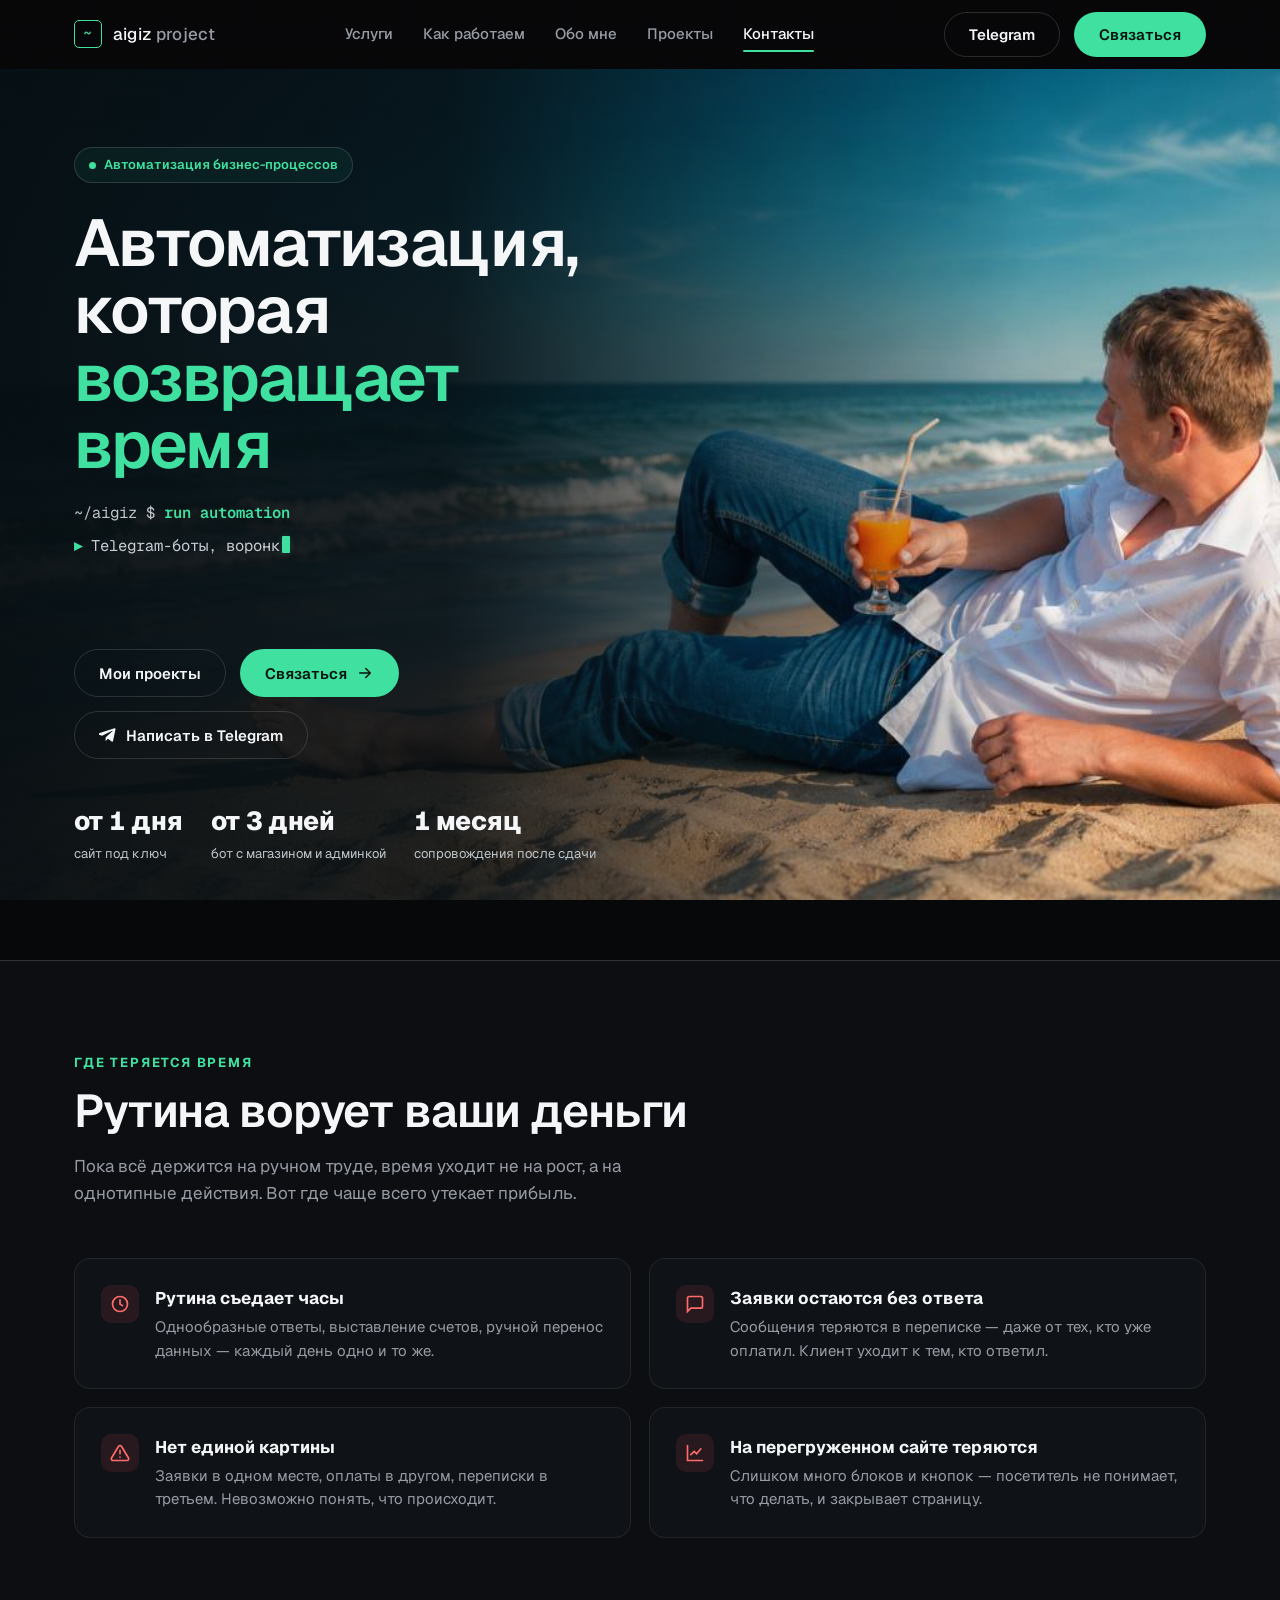
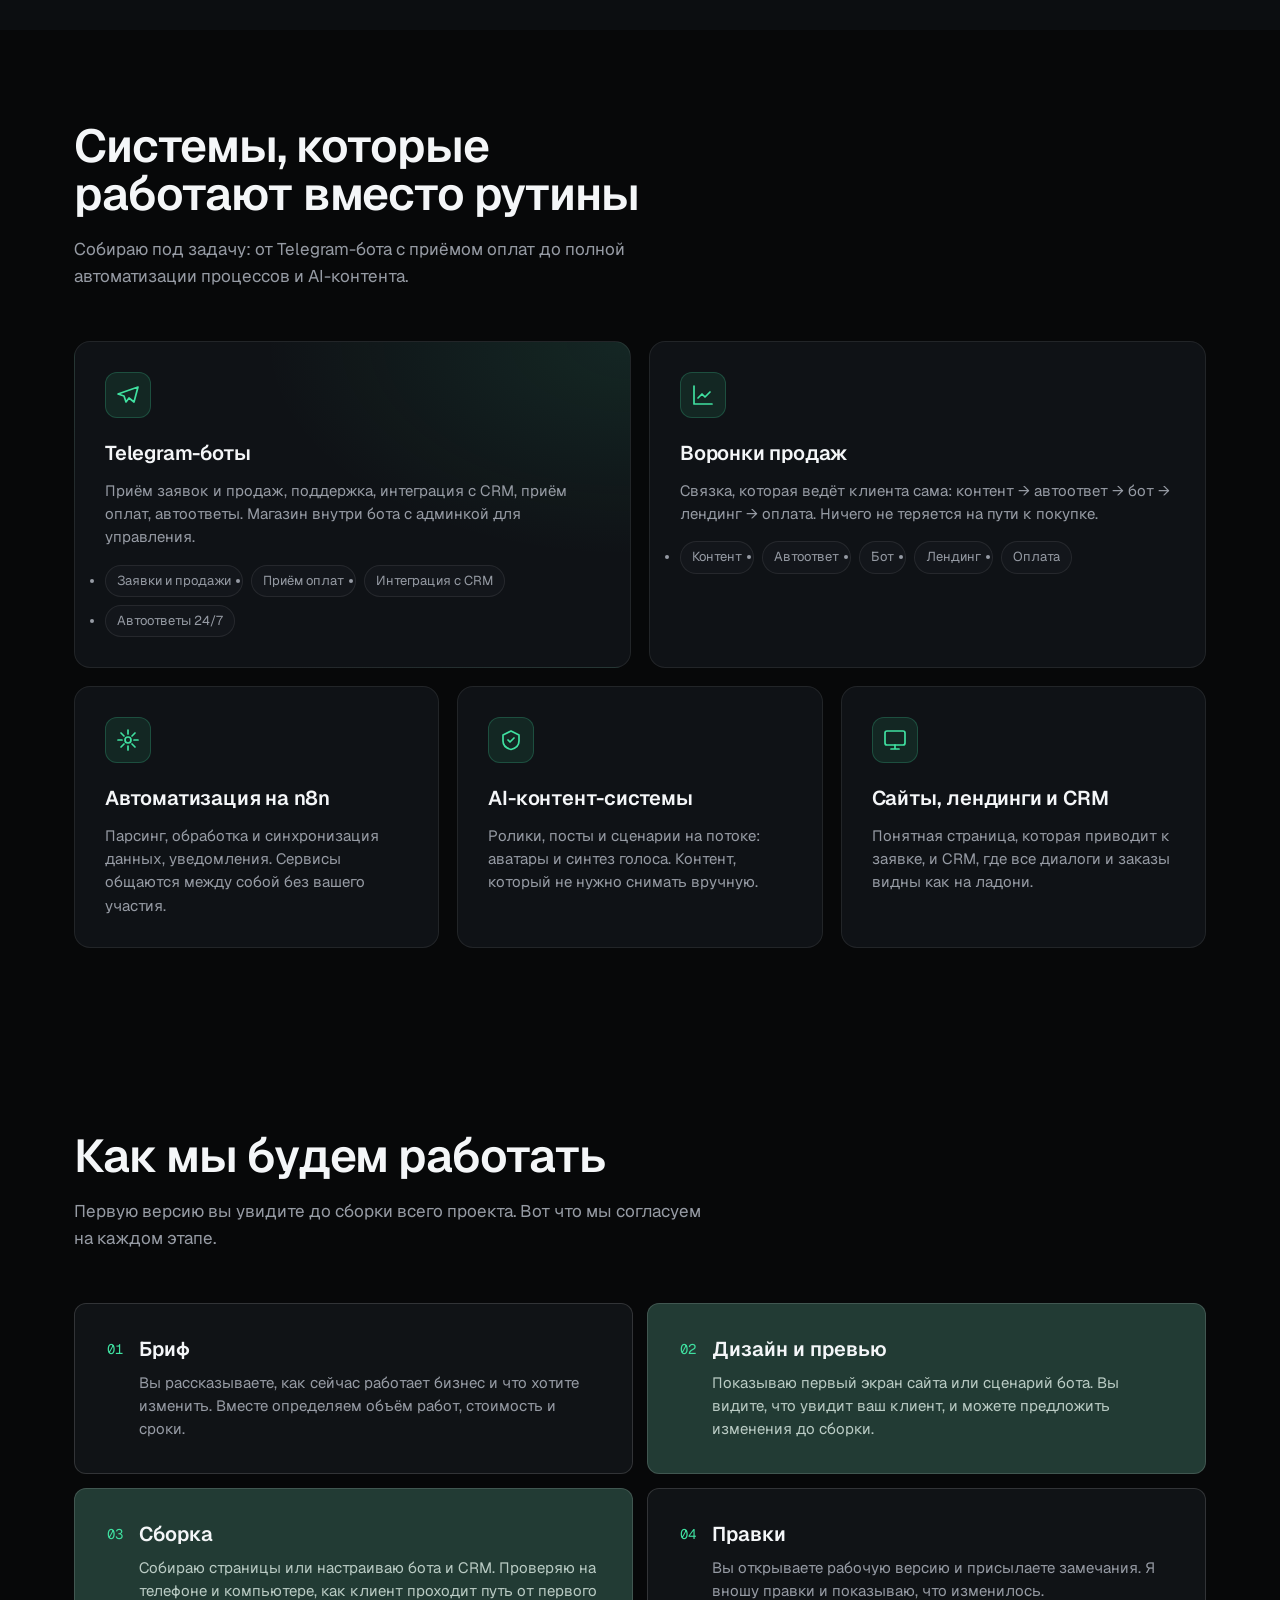
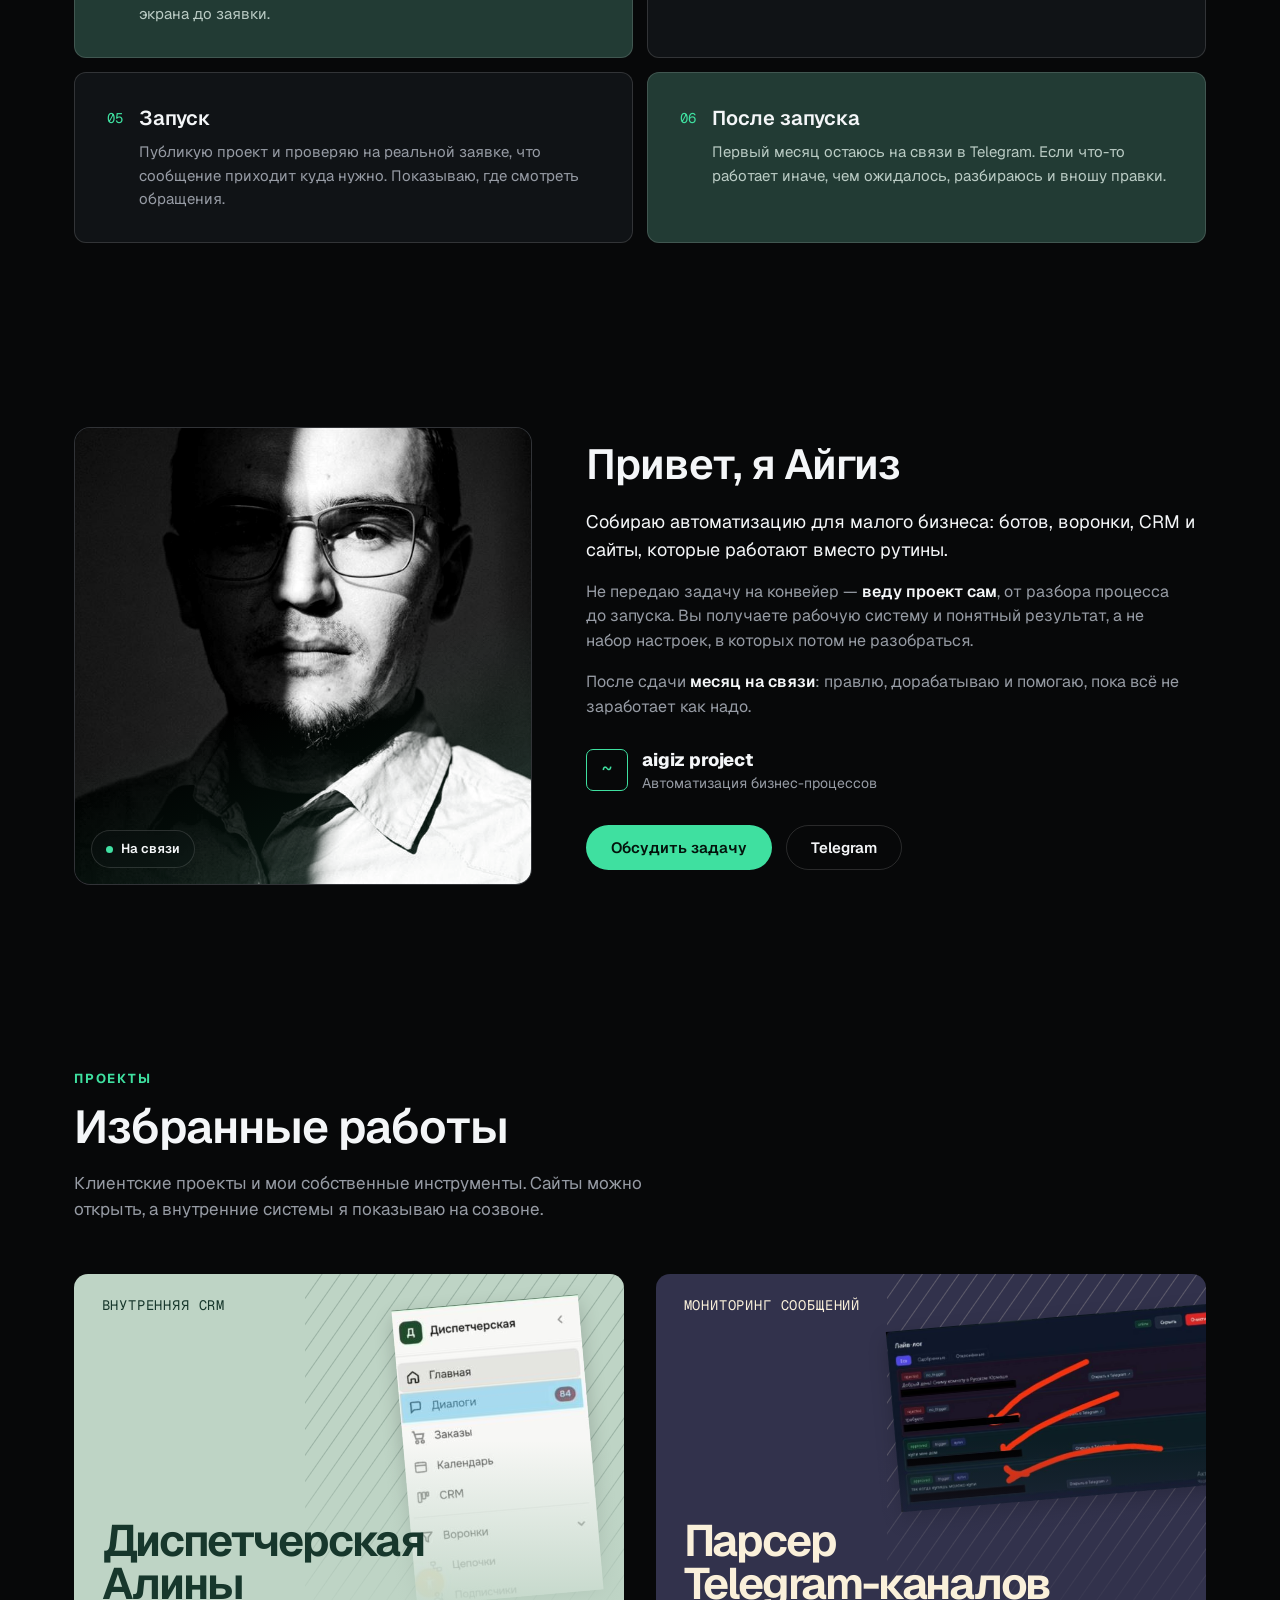
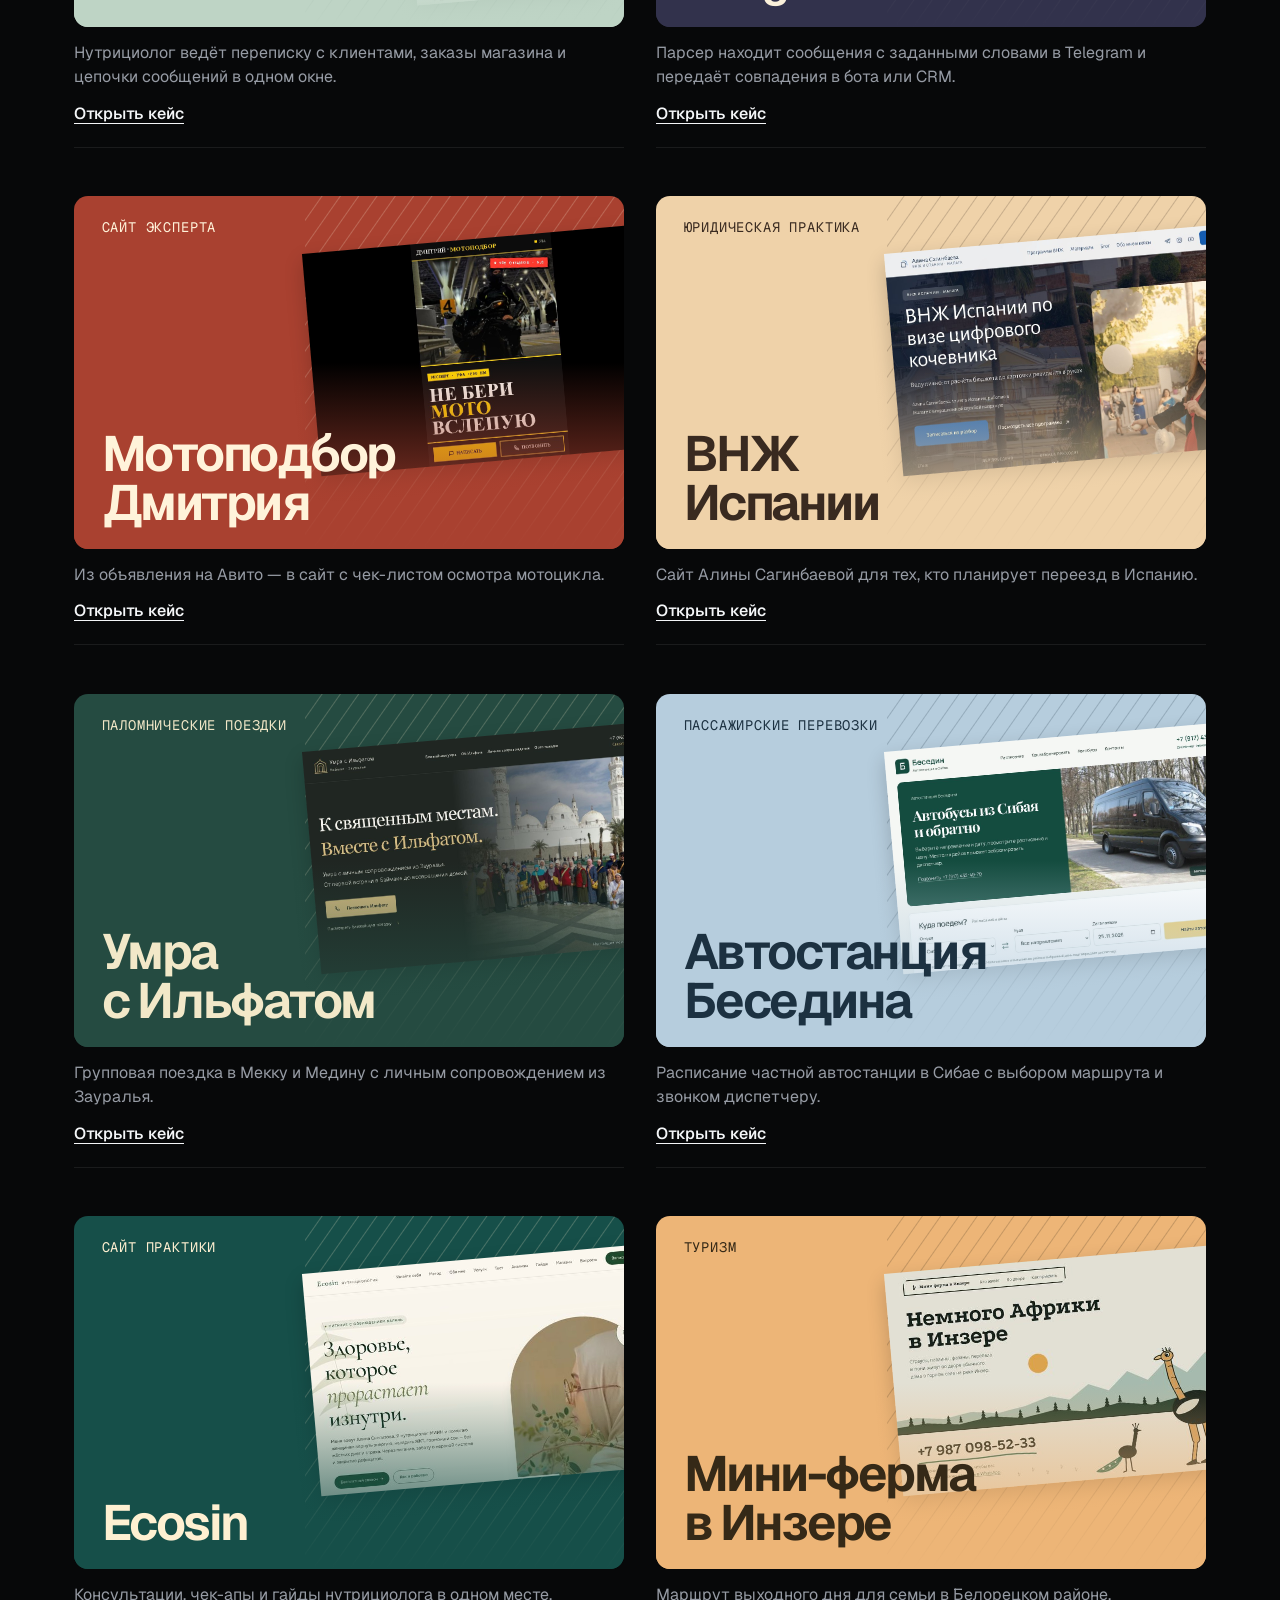
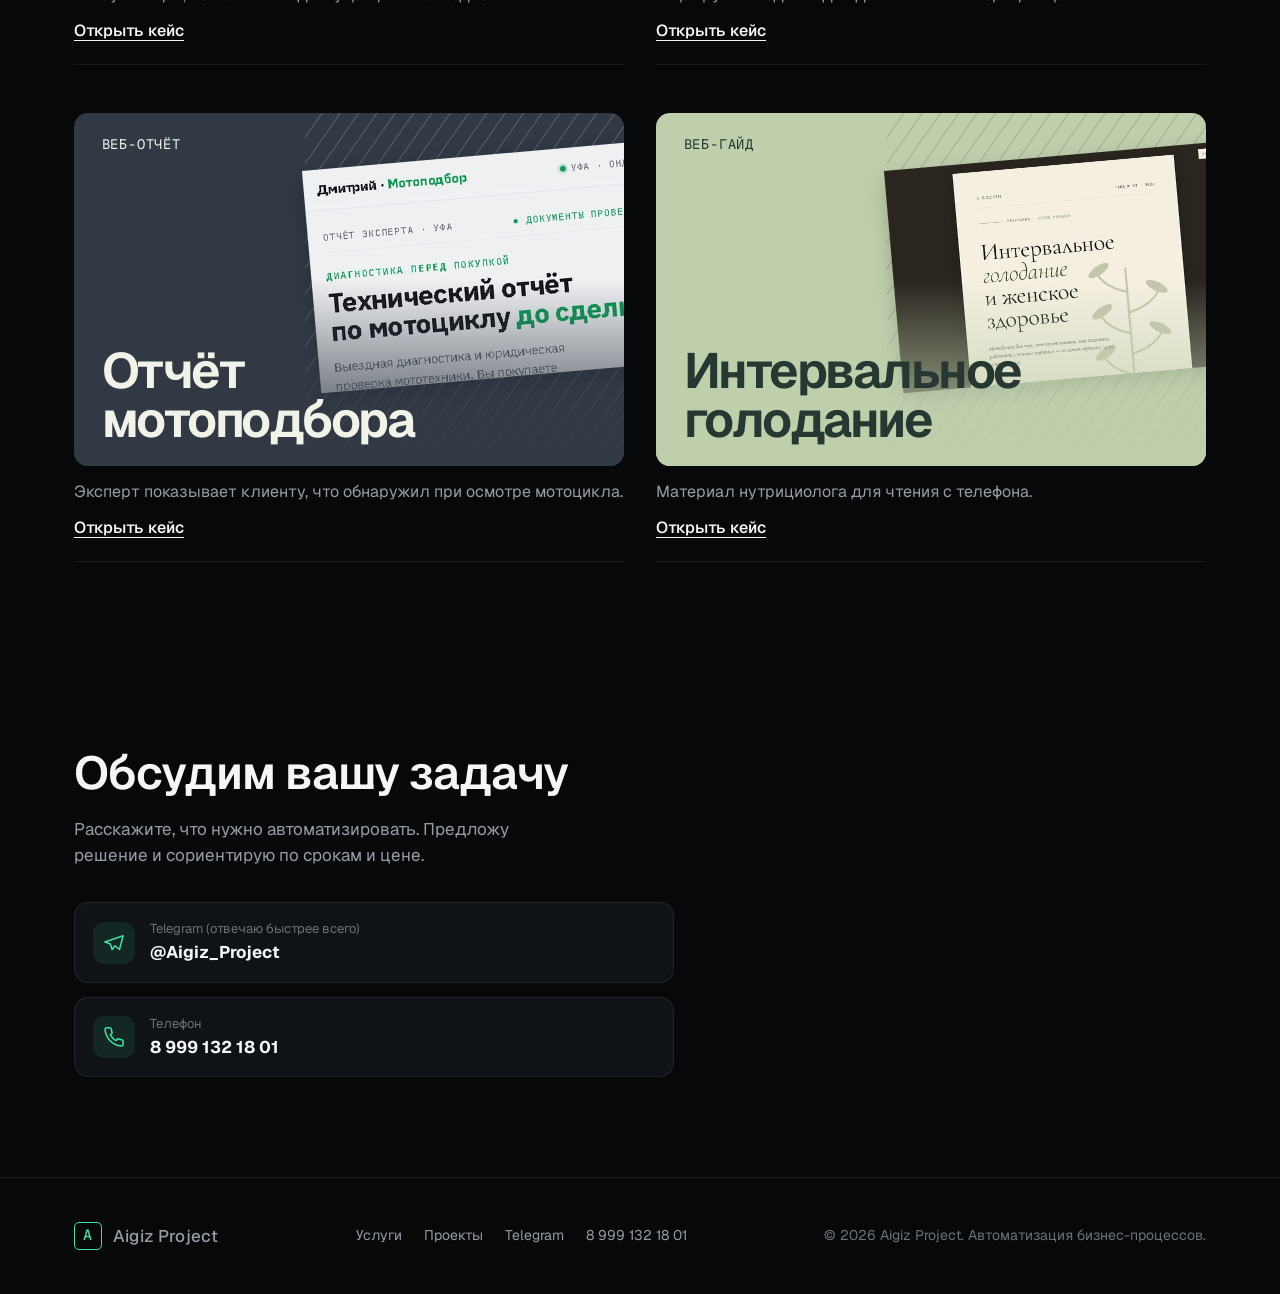
<file: index.html>
<!DOCTYPE html>
<html lang="ru">
<head>
<meta charset="UTF-8" />
<meta name="viewport" content="width=device-width, initial-scale=1.0" />

<!-- ===== Primary SEO ===== -->
<title>Aigiz Project — автоматизация бизнеса: Telegram-боты, воронки, CRM, сайты</title>
<meta name="description" content="Автоматизация бизнес-процессов для малого бизнеса: Telegram-боты с приёмом оплат, воронки продаж, автоматизация на n8n, AI-контент, сайты и CRM. Сайт — от 1 дня, бот — от 3 дней. Месяц сопровождения." />
<meta name="keywords" content="автоматизация бизнеса, телеграм бот на заказ, разработка телеграм ботов, воронки продаж, n8n, CRM для малого бизнеса, чат-бот с оплатой, AI-контент, разработка лендинга" />
<meta name="author" content="Aigiz Project" />
<meta name="robots" content="index, follow, max-image-preview:large" />
<meta name="theme-color" content="#070809" />
<meta name="yandex-verification" content="1cae15dc800cdc0f" />
<meta name="google-site-verification" content="E1fZKzG_m5S4QgWmy3Y0m4b4ZMMbpBPc52yGEZVIMAs" />
<link rel="canonical" href="https://aigizproject.ru/" />

<!-- ===== Open Graph ===== -->
<meta property="og:type" content="website" />
<meta property="og:site_name" content="Aigiz Project" />
<meta property="og:locale" content="ru_RU" />
<meta property="og:title" content="Aigiz Project — автоматизация, которая возвращает время" />
<meta property="og:description" content="Системы, которые работают вместо рутины. Telegram-боты, воронки, AI-контент, сайты и CRM для малого бизнеса." />
<meta property="og:url" content="https://aigizproject.ru/" />
<meta property="og:image" content="https://aigizproject.ru/aigiz.jpg" />
<meta property="og:image:alt" content="Aigiz Project — автоматизация бизнес-процессов" />

<!-- ===== Twitter ===== -->
<meta name="twitter:card" content="summary_large_image" />
<meta name="twitter:title" content="Aigiz Project — автоматизация, которая возвращает время" />
<meta name="twitter:description" content="Telegram-боты, воронки, AI-контент, сайты и CRM для малого бизнеса. Собираем один раз — работает вместо рутины." />
<meta name="twitter:image" content="https://aigizproject.ru/aigiz.jpg" />

<!-- ===== Favicon (SVG, без отдельного файла) ===== -->
<link rel="icon" href="data:image/svg+xml,%3Csvg xmlns='http://www.w3.org/2000/svg' viewBox='0 0 32 32'%3E%3Crect width='32' height='32' rx='7' fill='%233fe0a0'/%3E%3Ctext x='16' y='23' font-family='Arial,sans-serif' font-size='20' font-weight='bold' text-anchor='middle' fill='%2304130c'%3EA%3C/text%3E%3C/svg%3E" />
<link rel="apple-touch-icon" href="aigiz.jpg" />

<script>document.documentElement.className+=' js';</script>

<link rel="preconnect" href="https://fonts.googleapis.com" />
<link rel="preconnect" href="https://fonts.gstatic.com" crossorigin />
<link href="https://fonts.googleapis.com/css2?family=Geist:wght@300;400;500;600;700&family=Geist+Mono:wght@400;500;600&display=swap" rel="stylesheet" />

<!-- ===== Structured data (Schema.org) ===== -->
<script type="application/ld+json">
{
  "@context": "https://schema.org",
  "@type": "ProfessionalService",
  "name": "Aigiz Project",
  "description": "Автоматизация бизнес-процессов для малого бизнеса: Telegram-боты, воронки продаж, автоматизация на n8n, AI-контент, разработка сайтов и CRM.",
  "url": "https://aigizproject.ru/",
  "image": "https://aigizproject.ru/aigiz.jpg",
  "telephone": "+7-999-132-18-01",
  "priceRange": "$$",
  "areaServed": { "@type": "Country", "name": "Россия" },
  "founder": { "@type": "Person", "name": "Айгиз" },
  "sameAs": [ "https://t.me/Aigiz_Project" ],
  "contactPoint": {
    "@type": "ContactPoint",
    "telephone": "+7-999-132-18-01",
    "contactType": "sales",
    "availableLanguage": "Russian"
  },
  "hasOfferCatalog": {
    "@type": "OfferCatalog",
    "name": "Услуги автоматизации",
    "itemListElement": [
      { "@type": "Offer", "itemOffered": { "@type": "Service", "name": "Разработка Telegram-ботов (заявки, продажи, оплата, CRM)" } },
      { "@type": "Offer", "itemOffered": { "@type": "Service", "name": "Воронки продаж" } },
      { "@type": "Offer", "itemOffered": { "@type": "Service", "name": "Автоматизация процессов на n8n" } },
      { "@type": "Offer", "itemOffered": { "@type": "Service", "name": "AI-контент-системы" } },
      { "@type": "Offer", "itemOffered": { "@type": "Service", "name": "Разработка сайтов, лендингов и CRM" } }
    ]
  }
}
</script>

<style>
/* ============================================================
   AIGIZ PROJECT — landing
   Theme lock: DARK. One accent: emerald (#3fe0a0).
   Radius lock: cards 16px, buttons pill, inputs 12px.
   ============================================================ */

:root{
  --bg:        #070809;
  --bg-2:      #0c0e11;
  --surface:   #0f1216;
  --surface-2: #13161b;
  --line:      rgba(255,255,255,.08);
  --line-2:    rgba(255,255,255,.14);
  --text:      #f4f6f8;
  --muted:     #969ba4;
  --muted-2:   #6b7178;
  --accent:    #3fe0a0;
  --accent-dim:#2bb37e;
  --accent-ink:#04130c;
  --glow:      rgba(63,224,160,.18);
  /* тонированные под фон тени вместо чистого чёрного */
  --shadow-1:  0 10px 30px -12px rgba(2,10,7,.7);
  --shadow-2:  0 18px 50px -18px rgba(2,12,8,.8);
  --ring:      0 0 0 2px var(--bg), 0 0 0 4px var(--accent);
  --maxw:      1180px;
  --r-card:    16px;
  --r-input:   12px;
}

*{box-sizing:border-box;margin:0;padding:0}
html{scroll-behavior:smooth}
body{
  background:var(--bg);
  color:var(--text);
  font-family:'Geist',-apple-system,BlinkMacSystemFont,'Segoe UI',Roboto,sans-serif;
  line-height:1.55;
  -webkit-font-smoothing:antialiased;
  overflow-x:hidden;
}
a{color:inherit;text-decoration:none}
img{max-width:100%;display:block}
::selection{background:var(--accent);color:var(--accent-ink)}

/* видимый focus только для клавиатуры — доступность */
:focus-visible{outline:none;box-shadow:var(--ring);border-radius:6px}
a:focus-visible,.btn:focus-visible,.channel:focus-visible{box-shadow:var(--ring)}

/* skip-to-content для клавиатурной навигации */
.skip-link{position:absolute;left:16px;top:-60px;z-index:100;
  background:var(--accent);color:var(--accent-ink);font-weight:700;font-size:14px;
  padding:10px 16px;border-radius:10px;transition:top .2s ease}
.skip-link:focus{top:16px}

.wrap{max-width:var(--maxw);margin:0 auto;padding:0 24px}
section{position:relative}

/* тонкое зерно поверх фона — убирает «цифровую» плоскость */
.grain{position:fixed;inset:0;z-index:-1;pointer-events:none;opacity:.04;
  background-image:url("data:image/svg+xml,%3Csvg xmlns='http://www.w3.org/2000/svg' width='160' height='160'%3E%3Cfilter id='n'%3E%3CfeTurbulence type='fractalNoise' baseFrequency='.85' numOctaves='2' stitchTiles='stitch'/%3E%3C/filter%3E%3Crect width='100%25' height='100%25' filter='url(%23n)'/%3E%3C/svg%3E")}

/* ---------- фон ----------
   Ни свечения, ни сетки: и то и другое — дежурная «атмосфера» тёмных страниц.
   Остаётся плоский фон и еле заметное зерно, чтобы чёрный не был мёртвым. */

/* ---------- buttons ---------- */
.btn{
  display:inline-flex;align-items:center;gap:9px;
  font-weight:600;font-size:15px;line-height:1;
  padding:14px 24px;border-radius:999px;
  border:1px solid transparent;cursor:pointer;
  transition:transform .15s ease, background .2s ease, border-color .2s ease, box-shadow .2s ease;
  white-space:nowrap;
}
.btn:active{transform:translateY(1px) scale(.99)}
.btn-primary{background:var(--accent);color:var(--accent-ink)}
.btn-primary:hover{background:#54e9af}
.btn-ghost{background:transparent;color:var(--text);border-color:var(--line-2)}
.btn-ghost:hover{border-color:var(--accent);color:var(--accent)}
.btn svg{width:18px;height:18px;flex:none}

/* ---------- nav ---------- */
header.nav{position:sticky;top:0;z-index:50;
  backdrop-filter:saturate(140%) blur(14px);
  background:rgba(7,8,9,.74);
  border-bottom:1px solid transparent;transition:border-color .3s ease;transform:translateY(var(--nav-offset,0px))}
header.nav:has(:focus-visible),header.nav:has(.nav-links.open){transform:none}
header.nav.scrolled{border-bottom-color:var(--line)}
.nav-inner{display:flex;align-items:center;justify-content:space-between;height:68px}
/* Логотип — не плитка с буквой, а приглашение командной строки:
   рамка без заливки, внутри тильда. Тем же языком говорит первый экран. */
.logo{display:flex;align-items:center;gap:11px;font-weight:500;font-size:17px;letter-spacing:.01em;color:var(--muted)}
.logo .mark{width:28px;height:28px;border-radius:5px;display:grid;place-items:center;
  border:1px solid var(--accent);color:var(--accent);
  font-family:'Geist Mono',ui-monospace,SFMono-Regular,Menlo,Consolas,monospace;
  font-weight:500;font-size:15px;line-height:1;padding-bottom:3px}
.logo .word{color:var(--text);white-space:nowrap}
.logo .dim{color:var(--muted)}
.logo:hover .mark{background:var(--accent);color:var(--accent-ink)}
.nav-links{display:flex;align-items:center;gap:30px}
.nav-links a{color:var(--muted);font-size:15px;font-weight:500;transition:color .18s;position:relative}
.nav-links a:hover{color:var(--text)}
.nav-links a.active{color:var(--text)}
.nav-links a.active::after{content:"";position:absolute;left:0;right:0;bottom:-6px;height:2px;
  border-radius:2px;background:var(--accent)}
.nav-cta{display:flex;align-items:center;gap:14px}
.nav-toggle{display:none;background:none;border:none;color:var(--text);cursor:pointer}

/* ---------- hero ---------- */
.hero{
  padding:78px 0 96px;
  isolation:isolate;
  clip-path:inset(0);
}
.hero::before{
  content:"";
  position:fixed;
  inset:0;
  z-index:-1;
  pointer-events:none;
  background:linear-gradient(90deg,rgba(7,14,18,.96) 0%,rgba(7,14,18,.87) 35%,rgba(7,14,18,.32) 62%,transparent 80%),
    url("hero-beach.jpg") center 56% / cover no-repeat var(--bg);
}
.hero .hero-meta .lbl,.hero .sub.term .prompt{color:#bdc5ca}
.hero-grid{display:grid;grid-template-columns:1.05fr .95fr;gap:56px;align-items:center}
.eyebrow{display:inline-flex;align-items:center;gap:8px;
  font-size:13px;font-weight:600;color:var(--accent);
  border:1px solid var(--line-2);border-radius:999px;padding:7px 14px;margin-bottom:26px;
  background:rgba(63,224,160,.06)}
.eyebrow .dot{width:7px;height:7px;border-radius:50%;background:var(--accent);
  box-shadow:0 0 0 0 var(--accent);animation:pulse 2.4s infinite}
@keyframes pulse{0%{box-shadow:0 0 0 0 rgba(63,224,160,.55)}70%{box-shadow:0 0 0 9px rgba(63,224,160,0)}100%{box-shadow:0 0 0 0 rgba(63,224,160,0)}}
.hero h1{font-size:clamp(40px,6vw,66px);line-height:1.02;letter-spacing:-.03em;font-weight:600;text-wrap:balance}
.hero h1 .accent{color:var(--accent)}
.hero p.sub{margin-top:24px;font-size:clamp(16px,2vw,19px);color:var(--muted);max-width:32ch}
/* terminal-typing subtitle (command + output) */
.hero p.sub.term{
  margin-top:22px;max-width:48ch;
  font-family:'Geist Mono',ui-monospace,'SF Mono',SFMono-Regular,Menlo,Consolas,'Liberation Mono',monospace;
  font-size:clamp(13.5px,1.6vw,15.5px);line-height:1.7;
}
.sub.term .term-cmd,.sub.term .term-out{display:block}
.sub.term .term-cmd{color:var(--muted)}
.sub.term .term-out{color:#c7ccd3;margin-top:6px}
.sub.term .prompt{color:var(--muted-2);-webkit-user-select:none;user-select:none}
.sub.term .cmd-type{color:var(--accent);font-weight:600}
.sub.term .prompt-out{color:var(--accent);font-weight:700;-webkit-user-select:none;user-select:none}
.sub.term .caret{
  display:inline-block;width:8px;height:1.05em;margin-left:2px;vertical-align:-2px;
  background:var(--accent);border-radius:1px;box-shadow:0 0 6px var(--glow);
  animation:caret-blink 1.05s steps(1,end) infinite;
}
.sub.term .caret.hidden{display:none}
@keyframes caret-blink{0%,50%{opacity:1}50.01%,100%{opacity:0}}
.hero-actions{display:flex;gap:14px;margin-top:38px;flex-wrap:wrap}
.hero-meta{display:flex;gap:28px;margin-top:42px;flex-wrap:wrap}
.hero-meta .item{display:flex;flex-direction:column;gap:2px}
.hero-meta .num{font-size:26px;font-weight:800;letter-spacing:-.02em;font-variant-numeric:tabular-nums}
.hero-meta .lbl{font-size:13px;color:var(--muted-2)}

/* ---------- generic section ---------- */
.sec{padding:92px 0}
.sec-head{max-width:640px;margin-bottom:52px}
.sec-head.center{margin-left:auto;margin-right:auto;text-align:center}
.kicker{font-size:13px;font-weight:700;letter-spacing:.14em;text-transform:uppercase;color:var(--accent);margin-bottom:14px}
.sec h2{font-size:clamp(30px,4.4vw,46px);line-height:1.05;letter-spacing:-.025em;font-weight:600;text-wrap:balance}
.sec-head p{margin-top:18px;font-size:17px;color:var(--muted);text-wrap:pretty}

/* ---------- pains ---------- */
.pains{background:var(--bg-2);border-top:1px solid var(--line-2)}
.pain-grid{display:grid;grid-template-columns:repeat(2,1fr);gap:18px}
.pain{display:flex;gap:16px;padding:26px;border:1px solid var(--line);border-radius:var(--r-card);
  background:var(--surface);transition:border-color .2s, transform .2s}
.pain:hover{border-color:var(--line-2)}
.pain .x{flex:none;width:38px;height:38px;border-radius:10px;display:grid;place-items:center;
  background:rgba(255,90,90,.1);color:#ff6b6b}
.pain .x svg{width:20px;height:20px}
.pain h3{font-size:17px;font-weight:700;margin-bottom:4px}
.pain p{font-size:15px;color:var(--muted)}

/* ---------- services (bento) ---------- */
.bento{display:grid;grid-template-columns:repeat(6,1fr);gap:18px}
.card{border:1px solid var(--line);border-radius:var(--r-card);background:var(--surface);
  padding:30px;position:relative;overflow:hidden;transition:border-color .25s, transform .25s}
.card.in-view{border-color:var(--accent)}
.card .ico{width:46px;height:46px;border-radius:12px;display:grid;place-items:center;margin-bottom:20px;
  background:rgba(63,224,160,.1);border:1px solid rgba(63,224,160,.22)}
.card .ico svg{width:24px;height:24px;stroke:var(--accent);fill:none;stroke-width:1.7;stroke-linecap:round;stroke-linejoin:round}
.card h3{font-size:20px;font-weight:600;letter-spacing:-.01em;margin-bottom:10px}
.card p{font-size:15px;color:var(--muted)}
.card ul{margin-top:16px;display:flex;flex-wrap:wrap;gap:8px}
.card ul li{font-size:13px;color:var(--muted);background:var(--surface-2);border:1px solid var(--line);
  padding:5px 11px;border-radius:999px}
.card.span-3{grid-column:span 3}
.card.span-2{grid-column:span 2}
.card.feature{grid-column:span 3;background:
  radial-gradient(120% 120% at 100% 0%, rgba(63,224,160,.10), transparent 55%), var(--surface)}
.card .glowline{position:absolute;inset:0;border-radius:inherit;pointer-events:none;
  background:radial-gradient(400px 80px at var(--mx,50%) 0%, rgba(63,224,160,.10), transparent 70%);
  opacity:0;transition:opacity .3s}
.card.in-view .glowline{opacity:1}
@media (hover:hover){
  .card:hover{border-color:var(--accent)}
  .card:hover .glowline{opacity:1}
}

/* ---------- how / value ---------- */
.steps{list-style:none;counter-reset:stage;display:grid;grid-template-columns:repeat(2,minmax(0,1fr));gap:14px}
.step{counter-increment:stage;display:grid;grid-template-columns:auto 1fr;align-content:start;gap:8px 16px;
  padding:clamp(20px,3vw,32px);border:1px solid var(--line-2);border-radius:12px;background:#101316}
@media (width > 760px){
  .step:is(:nth-child(4n + 2), :nth-child(4n + 3)){background:#223b34;--muted:#bacbc4}
}
.step::before{content:counter(stage,decimal-leading-zero);grid-row:span 2;color:var(--accent);
  font:14px/1.9 'Geist Mono',monospace}
.step h3{font-size:20px;line-height:1.35;font-weight:600}
.step p{grid-column:2;font-size:15px;color:var(--muted)}

.sign-mark{width:42px;height:42px;border-radius:7px;display:grid;place-items:center;flex:none;
  border:1px solid var(--accent);color:var(--accent);
  font-family:'Geist Mono',ui-monospace,SFMono-Regular,Menlo,Consolas,monospace;
  font-size:20px;line-height:1;padding-bottom:5px}
/* ---------- about (personal brand) ---------- */
.about-grid{display:grid;grid-template-columns:.85fr 1.15fr;gap:54px;align-items:center}
.about-photo{position:relative;border-radius:var(--r-card);overflow:hidden;
  border:1px solid var(--line-2);background:var(--surface)}
.about-photo img{width:100%;height:100%;object-fit:cover;aspect-ratio:1/1;
  filter:grayscale(1) contrast(1.05);transition:filter .5s ease, transform .6s ease}
.about-photo:hover img{filter:grayscale(0) contrast(1)}
.about-photo::after{content:"";position:absolute;inset:0;pointer-events:none;
  background:linear-gradient(160deg, transparent 55%, rgba(63,224,160,.14));mix-blend-mode:screen}
.about-photo .badge{position:absolute;left:16px;bottom:16px;display:flex;align-items:center;gap:8px;
  background:rgba(7,8,9,.72);backdrop-filter:blur(8px);border:1px solid var(--line-2);
  border-radius:999px;padding:8px 14px;font-size:13px;font-weight:600}
.about-photo .badge .d{width:7px;height:7px;border-radius:50%;background:var(--accent);
  box-shadow:0 0 0 0 var(--accent);animation:pulse 2.4s infinite}
.about-text h2{font-size:clamp(28px,4vw,42px);line-height:1.08;letter-spacing:-.025em;font-weight:600}
.about-text .lead{margin-top:20px;font-size:18px;color:var(--text)}
.about-text p{margin-top:16px;font-size:16px;color:var(--muted);max-width:54ch}
.about-text p b{color:var(--text);font-weight:600}
.about-sign{margin-top:26px;display:flex;align-items:center;gap:14px}
.about-sign .nm{font-weight:800;font-size:18px;letter-spacing:-.01em}
.about-sign .rl{font-size:14px;color:var(--muted)}
.about-actions{margin-top:30px;display:flex;gap:14px;flex-wrap:wrap}

/* ---------- contact ---------- */
.contact{padding:96px 0 40px}
.contact-left{max-width:600px}
.contact-left h2{font-size:clamp(30px,4.4vw,46px);line-height:1.04;letter-spacing:-.025em;font-weight:600}
.contact-left p{margin-top:18px;color:var(--muted);font-size:17px;max-width:42ch}
.contact-channels{margin-top:34px;display:flex;flex-direction:column;gap:14px}
.channel{display:flex;align-items:center;gap:15px;padding:16px 18px;border:1px solid var(--line);
  border-radius:14px;background:var(--surface);transition:border-color .2s,transform .2s}
.channel:hover{border-color:var(--accent)}
.channel .ci{width:42px;height:42px;border-radius:11px;display:grid;place-items:center;flex:none;
  background:rgba(63,224,160,.1)}
.channel .ci svg{width:22px;height:22px;stroke:var(--accent);fill:none;stroke-width:1.7;stroke-linecap:round;stroke-linejoin:round}
.channel .ct .l{font-size:13px;color:var(--muted-2)}
.channel .ct .v{font-size:17px;font-weight:700}

/* ---------- footer ---------- */
footer{border-top:1px solid var(--line);padding:44px 0;margin-top:60px}
.foot-inner{display:flex;align-items:center;justify-content:space-between;gap:24px;flex-wrap:wrap}
.foot-inner .muted{color:var(--muted-2);font-size:14px}
.foot-links{display:flex;gap:22px}
.foot-links a{color:var(--muted);font-size:14px;transition:color .18s}
.foot-links a:hover{color:var(--accent)}

/* ---------- projects ---------- */
.projects{display:grid;grid-template-columns:repeat(2,minmax(0,1fr));gap:48px 32px;margin-top:36px;align-items:start}
.work-card{display:block;color:inherit;border-bottom:1px solid var(--line);padding-bottom:20px;container-type:inline-size}
.work-cover{position:relative;isolation:isolate;overflow:hidden;aspect-ratio:1.56;border-radius:14px;background:var(--paper);color:var(--ink)}
.work-ecosin{--paper:#164f49;--ink:#fff0d1}
.work-ferma{--paper:#edb577;--ink:#352917}
.work-moto{--paper:#303944;--ink:#f1f2e8}
.work-guide{--paper:#bfcfac;--ink:#263831}
.work-moto-site{--paper:#a94130;--ink:#fff3da}
.work-spain{--paper:#efd2a9;--ink:#392a20}
.work-umra{--paper:#254b41;--ink:#f2e8c8}
.work-station{--paper:#b6cddd;--ink:#1c3141}
.work-dispatch{--paper:#bed4c5;--ink:#17372c}
.work-parser{--paper:#32324c;--ink:#faf0da}
.work-parser .work-title,.work-dispatch .work-title{font-size:clamp(22px,8cqw,44px)}
.work-dispatch .work-cover img{width:34%;top:8%;right:6%}
.work-cover::before{content:"";position:absolute;inset:0 0 0 42%;opacity:.22;background:repeating-linear-gradient(125deg,transparent 0 13px,currentColor 14px,transparent 15px)}
.work-cover img{position:absolute;width:65%;height:auto;top:12%;right:-8%;transform:rotate(-5deg);box-shadow:0 8px 20px #0003}
.work-cover::after{content:"";position:absolute;inset:45% 0 0;background:linear-gradient(0deg,var(--paper) 0%,transparent 96%);z-index:0}
.work-type{font:13px/1.5 'Geist Mono',monospace}

.work-type,.work-title{position:absolute;left:5%;z-index:1}
.work-type{top:6%;font-size:clamp(10px,2.5cqw,14px);letter-spacing:.06em;text-transform:uppercase}
.work-title{bottom:6%;font-size:clamp(24px,9cqw,50px);letter-spacing:-.05em;line-height:.98;font-weight:650}
.work-copy{margin:14px 0 12px;color:var(--muted);max-width:60ch}
.work-link{font-weight:550;text-decoration:underline;text-underline-offset:4px}
.work-card:hover .work-link,.work-card:focus-visible .work-link{color:var(--accent)}





@media(max-width:680px){
  .projects{grid-template-columns:1fr}
  .projects{gap:36px}

}
/* на узкой шапке логотип ужимается до «~ aigiz», иначе кнопка наезжает */
@media (max-width:560px){
  .logo .dim{display:none}
}

/* ---------- reveal animation ----------
   Прячем контент ТОЛЬКО когда скрипт жив и точно его покажет: класс js
   ставится инлайном в <head>. Без JS, при ошибке в нём или в режиме без
   анимаций страница просто видна целиком — пустых секций не бывает. */
.js .reveal{opacity:0;transform:translateY(24px);transition:opacity .7s cubic-bezier(.16,1,.3,1), transform .7s cubic-bezier(.16,1,.3,1)}
.js .reveal.in{opacity:1;transform:none}

/* ---------- responsive ---------- */
@media (max-width:980px){
  .hero{
    padding:clamp(180px,44vw,390px) 0 52px;
  }
  .hero::before{
    background:linear-gradient(to bottom,transparent 0,transparent 26vw,var(--bg) min(56.25vw,550px)),
      url("hero-beach.jpg") center top / 100% auto no-repeat var(--bg);
  }
  .hero-grid{grid-template-columns:1fr}
  .about-grid{grid-template-columns:1fr;gap:32px}
  .about-photo{max-width:380px}
}
@media (max-width:980px){
  .nav-links{display:none}
  .nav-toggle{display:grid;place-items:center}
  .nav-links.open{display:flex;position:absolute;top:68px;left:0;right:0;flex-direction:column;gap:0;
    background:var(--bg-2);border-bottom:1px solid var(--line);padding:8px 0}
  .nav-links.open a{padding:14px 24px;width:100%}
  .nav-cta .btn-ghost{display:none}
}
@media (max-width:760px){
  .pain-grid{grid-template-columns:1fr}
  .bento{grid-template-columns:1fr}
  .card.span-3,.card.span-2,.card.feature{grid-column:auto}
  .steps{grid-template-columns:1fr}
  .step:nth-child(even){background:#223b34;--muted:#bacbc4}
  .hero-meta{gap:22px}
  .sec{padding:68px 0}
}
@media (prefers-reduced-motion:reduce){
  *{animation:none!important;transition:none!important;scroll-behavior:auto!important}
  .js .reveal{opacity:1;transform:none}
  /* терминальный курсор оставляем живым — это часть смысла, а не декор */
  .sub.term .caret{animation:caret-blink 1.05s steps(1,end) infinite!important}
}
</style>

<!-- Yandex.Metrika counter -->
<script type="text/javascript">
    (function(m,e,t,r,i,k,a){
        m[i]=m[i]||function(){(m[i].a=m[i].a||[]).push(arguments)};
        m[i].l=1*new Date();
        for (var j = 0; j < document.scripts.length; j++) {if (document.scripts[j].src === r) { return; }}
        k=e.createElement(t),a=e.getElementsByTagName(t)[0],k.async=1,k.src=r,a.parentNode.insertBefore(k,a)
    })(window, document,'script','https://mc.yandex.ru/metrika/tag.js?id=110107947', 'ym');

    ym(110107947, 'init', {ssr:true, webvisor:true, clickmap:true, ecommerce:"dataLayer", referrer: document.referrer, url: location.href, accurateTrackBounce:true, trackLinks:true});
</script>
<noscript><div><img src="https://mc.yandex.ru/watch/110107947" style="position:absolute; left:-9999px;" alt="" /></div></noscript>
<!-- /Yandex.Metrika counter -->
</head>
<body>

<a href="#services" class="skip-link">Перейти к содержимому</a>
<div class="grain"></div>

<!-- ================= NAV ================= -->
<header class="nav" id="nav">
  <div class="wrap nav-inner">
    <a href="#" class="logo">
      <span class="mark" aria-hidden="true">~</span><span class="word">aigiz<span class="dim"> project</span></span>
    </a>
    <nav class="nav-links" id="navLinks">
      <a href="#services">Услуги</a>
      <a href="#how">Как работаем</a>
      <a href="#about">Обо мне</a>
      <a href="#projects">Проекты</a>
      <a href="#contact">Контакты</a>
    </nav>
    <div class="nav-cta">
      <a href="https://t.me/Aigiz_Project" target="_blank" rel="noopener" class="btn btn-ghost">Telegram</a>
      <a href="#contact" class="btn btn-primary">Связаться</a>
      <button class="nav-toggle" id="navToggle" aria-label="Меню">
        <svg width="24" height="24" viewBox="0 0 24 24" fill="none" stroke="currentColor" stroke-width="2" stroke-linecap="round"><path d="M4 7h16M4 12h16M4 17h16"/></svg>
      </button>
    </div>
  </div>
</header>

<!-- ================= HERO ================= -->
<section class="hero">
  <div class="wrap hero-grid">
    <div class="hero-copy reveal">
      <span class="eyebrow"><span class="dot"></span> Автоматизация бизнес-процессов</span>
      <h1>Автоматизация, которая <span class="accent">возвращает время</span></h1>
      <p class="sub term">
        <span class="term-cmd"><span class="prompt" aria-hidden="true">~/aigiz $&nbsp;</span><span class="cmd-type">run automation</span><span class="caret caret-cmd" aria-hidden="true"></span></span>
        <span class="term-out"><span class="prompt-out" aria-hidden="true">▸&nbsp;</span><span class="type">Telegram-боты, воронки продаж и AI-системы для малого бизнеса. Собираем один раз — работают вместо рутины.</span><span class="caret caret-out hidden" aria-hidden="true"></span></span>
      </p>
      <div class="hero-actions">
        <a href="#projects" class="btn btn-ghost">Мои проекты</a>
        <a href="#contact" class="btn btn-primary">
          Связаться
          <svg viewBox="0 0 24 24" fill="none" stroke="currentColor" stroke-width="2" stroke-linecap="round" stroke-linejoin="round"><path d="M5 12h14M13 6l6 6-6 6"/></svg>
        </a>
        <a href="https://t.me/Aigiz_Project" target="_blank" rel="noopener" class="btn btn-ghost">
          <svg viewBox="0 0 24 24" fill="currentColor" stroke="none"><path d="M21.94 4.6 18.7 19.9c-.24 1.08-.88 1.34-1.78.84l-4.92-3.63-2.37 2.28c-.26.26-.48.48-.99.48l.35-5.02 9.13-8.25c.4-.35-.08-.55-.62-.2L4.2 13.04l-4.85-1.52c-1.06-.33-1.08-1.06.22-1.57L20.6 3.06c.88-.33 1.65.2 1.34 1.54z"/></svg>
          Написать в Telegram
        </a>
      </div>
      <div class="hero-meta">
        <div class="item"><span class="num">от 1 дня</span><span class="lbl">сайт под ключ</span></div>
        <div class="item"><span class="num">от 3 дней</span><span class="lbl">бот с магазином и админкой</span></div>
        <div class="item"><span class="num">1 месяц</span><span class="lbl">сопровождения после сдачи</span></div>
      </div>
    </div>

  </div>
</section>

<!-- ================= PAINS ================= -->
<section class="sec pains" id="pains">
  <div class="wrap">
    <div class="sec-head reveal">
      <div class="kicker">Где теряется время</div>
      <h2>Рутина ворует ваши деньги</h2>
      <p>Пока всё держится на ручном труде, время уходит не на рост, а на однотипные действия. Вот где чаще всего утекает прибыль.</p>
    </div>
    <div class="pain-grid">
      <div class="pain reveal">
        <div class="x"><svg viewBox="0 0 24 24" fill="none" stroke="currentColor" stroke-width="2" stroke-linecap="round"><circle cx="12" cy="12" r="9"/><path d="M12 7v5l3 2"/></svg></div>
        <div><h3>Рутина съедает часы</h3><p>Однообразные ответы, выставление счетов, ручной перенос данных — каждый день одно и то же.</p></div>
      </div>
      <div class="pain reveal">
        <div class="x"><svg viewBox="0 0 24 24" fill="none" stroke="currentColor" stroke-width="2" stroke-linecap="round"><path d="M21 15a2 2 0 0 1-2 2H7l-4 4V5a2 2 0 0 1 2-2h14a2 2 0 0 1 2 2z"/></svg></div>
        <div><h3>Заявки остаются без ответа</h3><p>Сообщения теряются в переписке — даже от тех, кто уже оплатил. Клиент уходит к тем, кто ответил.</p></div>
      </div>
      <div class="pain reveal">
        <div class="x"><svg viewBox="0 0 24 24" fill="none" stroke="currentColor" stroke-width="2" stroke-linecap="round"><path d="M12 9v4M12 17h.01"/><path d="M10.3 3.9 1.8 18a2 2 0 0 0 1.7 3h17a2 2 0 0 0 1.7-3L13.7 3.9a2 2 0 0 0-3.4 0z"/></svg></div>
        <div><h3>Нет единой картины</h3><p>Заявки в одном месте, оплаты в другом, переписки в третьем. Невозможно понять, что происходит.</p></div>
      </div>
      <div class="pain reveal">
        <div class="x"><svg viewBox="0 0 24 24" fill="none" stroke="currentColor" stroke-width="2" stroke-linecap="round"><path d="M3 3v18h18"/><path d="M7 14l4-4 3 3 5-6"/></svg></div>
        <div><h3>На перегруженном сайте теряются</h3><p>Слишком много блоков и кнопок — посетитель не понимает, что делать, и закрывает страницу.</p></div>
      </div>
    </div>
  </div>
</section>

<!-- ================= SERVICES ================= -->
<section class="sec" id="services">
  <div class="wrap">
    <div class="sec-head reveal">
      <h2>Системы, которые работают вместо рутины</h2>
      <p>Собираю под задачу: от Telegram-бота с приёмом оплат до полной автоматизации процессов и AI-контента.</p>
    </div>
    <div class="bento">
      <div class="card feature reveal" data-glow>
        <div class="glowline"></div>
        <div class="ico"><svg viewBox="0 0 24 24"><path d="M22 4 2 11l6 2 2 6 3-4 5 4 4-15z"/></svg></div>
        <h3>Telegram-боты</h3>
        <p>Приём заявок и продаж, поддержка, интеграция с CRM, приём оплат, автоответы. Магазин внутри бота с админкой для управления.</p>
        <ul><li>Заявки и продажи</li><li>Приём оплат</li><li>Интеграция с CRM</li><li>Автоответы 24/7</li></ul>
      </div>
      <div class="card span-3 reveal" data-glow>
        <div class="glowline"></div>
        <div class="ico"><svg viewBox="0 0 24 24"><path d="M3 3v18h18"/><path d="M19 9l-5 5-3-3-4 4"/></svg></div>
        <h3>Воронки продаж</h3>
        <p>Связка, которая ведёт клиента сама: контент → автоответ → бот → лендинг → оплата. Ничего не теряется на пути к покупке.</p>
        <ul><li>Контент</li><li>Автоответ</li><li>Бот</li><li>Лендинг</li><li>Оплата</li></ul>
      </div>
      <div class="card span-2 reveal" data-glow>
        <div class="glowline"></div>
        <div class="ico"><svg viewBox="0 0 24 24"><circle cx="12" cy="12" r="3"/><path d="M12 2v4M12 18v4M2 12h4M18 12h4M5 5l3 3M16 16l3 3M19 5l-3 3M8 16l-3 3"/></svg></div>
        <h3>Автоматизация на n8n</h3>
        <p>Парсинг, обработка и синхронизация данных, уведомления. Сервисы общаются между собой без вашего участия.</p>
      </div>
      <div class="card span-2 reveal" data-glow>
        <div class="glowline"></div>
        <div class="ico"><svg viewBox="0 0 24 24"><path d="M12 3 4 7v6c0 4.5 3.4 7.3 8 8.5 4.6-1.2 8-4 8-8.5V7z"/><path d="M9 12l2 2 4-4"/></svg></div>
        <h3>AI-контент-системы</h3>
        <p>Ролики, посты и сценарии на потоке: аватары и синтез голоса. Контент, который не нужно снимать вручную.</p>
      </div>
      <div class="card span-2 reveal" data-glow>
        <div class="glowline"></div>
        <div class="ico"><svg viewBox="0 0 24 24"><rect x="2" y="3" width="20" height="14" rx="2"/><path d="M8 21h8M12 17v4"/></svg></div>
        <h3>Сайты, лендинги и CRM</h3>
        <p>Понятная страница, которая приводит к заявке, и CRM, где все диалоги и заказы видны как на ладони.</p>
      </div>
    </div>
  </div>
</section>

<!-- ================= HOW ================= -->
<section class="sec" id="how">
  <div class="wrap">
    <div class="sec-head reveal">
      <h2>Как мы будем работать</h2>
      <p>Первую версию вы увидите до сборки всего проекта. Вот что мы согласуем на каждом этапе.</p>
    </div>
    <ol class="steps reveal">
      <li class="step">
        <h3>Бриф</h3>
        <p>Вы рассказываете, как сейчас работает бизнес и что хотите изменить. Вместе определяем объём работ, стоимость и сроки.</p>
      </li>
      <li class="step">
        <h3>Дизайн и превью</h3>
        <p>Показываю первый экран сайта или сценарий бота. Вы видите, что увидит ваш клиент, и можете предложить изменения до сборки.</p>
      </li>
      <li class="step">
        <h3>Сборка</h3>
        <p>Собираю страницы или настраиваю бота и CRM. Проверяю на телефоне и компьютере, как клиент проходит путь от первого экрана до заявки.</p>
      </li>
      <li class="step">
        <h3>Правки</h3>
        <p>Вы открываете рабочую версию и присылаете замечания. Я вношу правки и показываю, что изменилось.</p>
      </li>
      <li class="step">
        <h3>Запуск</h3>
        <p>Публикую проект и проверяю на реальной заявке, что сообщение приходит куда нужно. Показываю, где смотреть обращения.</p>
      </li>
      <li class="step">
        <h3>После запуска</h3>
        <p>Первый месяц остаюсь на связи в Telegram. Если что-то работает иначе, чем ожидалось, разбираюсь и вношу правки.</p>
      </li>
    </ol>
  </div>
</section>

<!-- ================= ABOUT ================= -->
<section class="sec" id="about">
  <div class="wrap about-grid">
    <div class="about-photo reveal">
      <img src="aigiz.jpg" alt="Айгиз — основатель Aigiz Project" loading="lazy" />
      <span class="badge"><span class="d"></span> На связи</span>
    </div>
    <div class="about-text reveal">
      <h2>Привет, я Айгиз</h2>
      <p class="lead">Собираю автоматизацию для малого бизнеса: ботов, воронки, CRM и сайты, которые работают вместо рутины.</p>
      <p>Не передаю задачу на конвейер — <b>веду проект сам</b>, от разбора процесса до запуска. Вы получаете рабочую систему и понятный результат, а не набор настроек, в которых потом не разобраться.</p>
      <p>После сдачи <b>месяц на связи</b>: правлю, дорабатываю и помогаю, пока всё не заработает как надо.</p>
      <div class="about-sign">
        <div class="sign-mark" aria-hidden="true">~</div>
        <div><div class="nm">aigiz project</div><div class="rl">Автоматизация бизнес-процессов</div></div>
      </div>
      <div class="about-actions">
        <a href="#contact" class="btn btn-primary">Обсудить задачу</a>
        <a href="https://t.me/Aigiz_Project" target="_blank" rel="noopener" class="btn btn-ghost">Telegram</a>
      </div>
    </div>
  </div>
</section>

<!-- ================= PROJECTS ================= -->
<section class="sec" id="projects">
  <div class="wrap">
    <div class="sec-head reveal">
      <div class="kicker">Проекты</div>
      <h2>Избранные работы</h2>
      <p>Клиентские проекты и мои собственные инструменты. Сайты можно открыть, а внутренние системы я показываю на созвоне.</p>
    </div>
    <div class="projects">
      <article>
        <a class="work-card work-dispatch" href="cases/dispatch.html" aria-label="Открыть кейс «Диспетчерская Алины»">
          <div class="work-cover">
            <span class="work-type">Внутренняя CRM</span>
            <img src="prj/dispatch.jpg" width="318" height="504" loading="lazy" alt="">
            <h3 class="work-title">Диспетчерская<br>Алины</h3>
          </div>
          <p class="work-copy">Нутрициолог ведёт переписку с клиентами, заказы магазина и цепочки сообщений в одном окне.</p>
          <span class="work-link">Открыть кейс</span>
        </a>
      </article>
      <article>
        <a class="work-card work-parser" href="cases/parser.html" aria-label="Открыть кейс «Парсер Telegram-каналов»">
          <div class="work-cover">
            <span class="work-type">Мониторинг сообщений</span>
            <img src="prj/parser.jpg" width="930" height="471" loading="lazy" alt="">
            <h3 class="work-title">Парсер<br>Telegram-каналов</h3>
          </div>
          <p class="work-copy">Парсер находит сообщения с заданными словами в Telegram и передаёт совпадения в бота или CRM.</p>
          <span class="work-link">Открыть кейс</span>
        </a>
      </article>
      <article>
        <a class="work-card work-moto-site" href="cases/moto-site.html" aria-label="Открыть кейс «Мотоподбор Дмитрия»">
          <div class="work-cover">
            <span class="work-type">Сайт эксперта</span>
            <img src="prj/moto-site.jpg" width="640" height="400" loading="lazy" alt="">
            <h3 class="work-title">Мотоподбор<br>Дмитрия</h3>
          </div>
          <p class="work-copy">Из объявления на Авито — в сайт с чек-листом осмотра мотоцикла.</p>
          <span class="work-link">Открыть кейс</span>
        </a>
      </article>
      <article>
        <a class="work-card work-spain" href="cases/spain.html" aria-label="Открыть кейс «ВНЖ Испании»">
          <div class="work-cover">
            <span class="work-type">Юридическая практика</span>
            <img src="prj/spain.jpg" width="640" height="400" loading="lazy" alt="">
            <h3 class="work-title">ВНЖ<br>Испании</h3>
          </div>
          <p class="work-copy">Сайт Алины Сагинбаевой для тех, кто планирует переезд в Испанию.</p>
          <span class="work-link">Открыть кейс</span>
        </a>
      </article>
      <article>
        <a class="work-card work-umra" href="cases/umra.html" aria-label="Открыть кейс «Умра с Ильфатом»">
          <div class="work-cover">
            <span class="work-type">Паломнические поездки</span>
            <img src="prj/umra.jpg" width="640" height="400" loading="lazy" alt="">
            <h3 class="work-title">Умра<br>с Ильфатом</h3>
          </div>
          <p class="work-copy">Групповая поездка в Мекку и Медину с личным сопровождением из Зауралья.</p>
          <span class="work-link">Открыть кейс</span>
        </a>
      </article>
      <article>
        <a class="work-card work-station" href="cases/station.html" aria-label="Открыть кейс «Автостанция Беседина»">
          <div class="work-cover">
            <span class="work-type">Пассажирские перевозки</span>
            <img src="prj/station.jpg" width="640" height="400" loading="lazy" alt="">
            <h3 class="work-title">Автостанция<br>Беседина</h3>
          </div>
          <p class="work-copy">Расписание частной автостанции в Сибае с выбором маршрута и звонком диспетчеру.</p>
          <span class="work-link">Открыть кейс</span>
        </a>
      </article>
      <article>
        <a class="work-card work-ecosin" href="cases/ecosin.html" aria-label="Открыть кейс «Ecosin»">
          <div class="work-cover">
            <span class="work-type">Сайт практики</span>
            <img src="prj/ecosin.jpg" width="640" height="400" loading="lazy" alt="">
            <h3 class="work-title">Ecosin</h3>
          </div>
          <p class="work-copy">Консультации, чек-апы и гайды нутрициолога в одном месте.</p>
          <span class="work-link">Открыть кейс</span>
        </a>
      </article>
      <article>
        <a class="work-card work-ferma" href="cases/ferma.html" aria-label="Открыть кейс «Мини-ферма в Инзере»">
          <div class="work-cover">
            <span class="work-type">Туризм</span>
            <img src="prj/ferma.jpg" width="640" height="400" loading="lazy" alt="">
            <h3 class="work-title">Мини-ферма<br>в Инзере</h3>
          </div>
          <p class="work-copy">Маршрут выходного дня для семьи в Белорецком районе.</p>
          <span class="work-link">Открыть кейс</span>
        </a>
      </article>
      <article>
        <a class="work-card work-moto" href="cases/moto.html" aria-label="Открыть кейс «Отчёт мотоподбора»">
          <div class="work-cover">
            <span class="work-type">Веб-отчёт</span>
            <img src="prj/moto.jpg" width="640" height="400" loading="lazy" alt="">
            <h3 class="work-title">Отчёт<br>мотоподбора</h3>
          </div>
          <p class="work-copy">Эксперт показывает клиенту, что обнаружил при осмотре мотоцикла.</p>
          <span class="work-link">Открыть кейс</span>
        </a>
      </article>
      <article>
        <a class="work-card work-guide" href="cases/guide.html" aria-label="Открыть кейс «Интервальное голодание»">
          <div class="work-cover">
            <span class="work-type">Веб-гайд</span>
            <img src="prj/guide.jpg" width="640" height="400" loading="lazy" alt="">
            <h3 class="work-title">Интервальное<br>голодание</h3>
          </div>
          <p class="work-copy">Материал нутрициолога для чтения с телефона.</p>
          <span class="work-link">Открыть кейс</span>
        </a>
      </article>
    </div>
  </div>
</section>

<!-- ================= CONTACT ================= -->
<section class="contact" id="contact">
  <div class="wrap">
    <div class="contact-left reveal">
      <h2>Обсудим вашу задачу</h2>
      <p>Расскажите, что нужно автоматизировать. Предложу решение и сориентирую по срокам и цене.</p>
      <div class="contact-channels">
        <a class="channel" href="https://t.me/Aigiz_Project" target="_blank" rel="noopener">
          <div class="ci"><svg viewBox="0 0 24 24"><path d="M22 4 2 11l6 2 2 6 3-4 5 4 4-15z"/></svg></div>
          <div class="ct"><div class="l">Telegram (отвечаю быстрее всего)</div><div class="v">@Aigiz_Project</div></div>
        </a>
        <a class="channel" href="tel:+79991321801">
          <div class="ci"><svg viewBox="0 0 24 24"><path d="M22 16.9v3a2 2 0 0 1-2.2 2 19.8 19.8 0 0 1-8.6-3 19.5 19.5 0 0 1-6-6 19.8 19.8 0 0 1-3-8.6A2 2 0 0 1 4.1 2h3a2 2 0 0 1 2 1.7c.1 1 .4 1.9.7 2.8a2 2 0 0 1-.5 2.1L8.1 9.9a16 16 0 0 0 6 6l1.3-1.3a2 2 0 0 1 2.1-.4c.9.3 1.8.6 2.8.7a2 2 0 0 1 1.7 2z"/></svg></div>
          <div class="ct"><div class="l">Телефон</div><div class="v">8 999 132 18 01</div></div>
        </a>
      </div>
    </div>

  </div>
</section>

<!-- ================= FOOTER ================= -->
<footer>
  <div class="wrap foot-inner">
    <a href="#" class="logo"><span class="mark">A</span> Aigiz Project</a>
    <div class="foot-links">
      <a href="#services">Услуги</a>
      <a href="#projects">Проекты</a>
      <a href="https://t.me/Aigiz_Project" target="_blank" rel="noopener">Telegram</a>
      <a href="tel:+79991321801">8 999 132 18 01</a>
    </div>
    <div class="muted">© 2026 Aigiz Project. Автоматизация бизнес-процессов.</div>
  </div>
</footer>

<script>
/* ---- nav: scrolled state + mobile menu ---- */
const nav = document.getElementById('nav');
const navLinks = document.getElementById('navLinks');
const navToggle = document.getElementById('navToggle');
let lastNavY = Math.max(0, scrollY);
let hiddenHeight = 0;
addEventListener('scroll', () => {
  const y = Math.max(0, Math.min(scrollY, document.documentElement.scrollHeight - innerHeight));
  const delta = y - lastNavY;
  lastNavY = y;
  hiddenHeight = navLinks.classList.contains('open') || y === 0
    ? 0 : Math.max(0, Math.min(nav.offsetHeight, hiddenHeight + delta));
  nav.style.setProperty('--nav-offset', -hiddenHeight + 'px');
  nav.classList.toggle('scrolled', y > 8);
}, {passive:true});
navToggle.addEventListener('click', () => navLinks.classList.toggle('open'));
navLinks.addEventListener('click', e => { if(e.target.tagName==='A') navLinks.classList.remove('open'); });

/* ---- scroll-spy: подсветка активного пункта навигации ---- */
(function(){
  const links = [...navLinks.querySelectorAll('a[href^="#"]')];
  const map = new Map(links.map(a => [a.getAttribute('href').slice(1), a]));
  const sections = [...map.keys()].map(id => document.getElementById(id)).filter(Boolean);
  if(!sections.length) return;
  const spy = new IntersectionObserver(entries => {
    entries.forEach(en => {
      if(en.isIntersecting){
        links.forEach(a => a.classList.remove('active'));
        map.get(en.target.id)?.classList.add('active');
      }
    });
  }, {rootMargin:'-45% 0px -50% 0px', threshold:0});
  sections.forEach(s => spy.observe(s));
})();

/* ---- reveal on scroll ---- */
const io = new IntersectionObserver((entries) => {
  entries.forEach(en => { if(en.isIntersecting){ en.target.classList.add('in'); io.unobserve(en.target); } });
}, {threshold:.12, rootMargin:'0px 0px -40px 0px'});
document.querySelectorAll('.reveal').forEach((el,i) => { el.style.transitionDelay = (i%3)*0.06+'s'; io.observe(el); });

/* Highlight the row crossing the viewport midpoint. */
const glowObserver = new IntersectionObserver(entries => {
  for (const entry of entries) {
    entry.target.classList.toggle('in-view', entry.isIntersecting);
  }
}, {rootMargin:'-48% 0px -48% 0px'});
document.querySelectorAll('[data-glow]').forEach(card => {
  glowObserver.observe(card);
  card.addEventListener('pointermove', e => {
    const r = card.getBoundingClientRect();
    card.style.setProperty('--mx', (e.clientX - r.left) + 'px');
  });
});

/* ---- terminal typing in hero subtitle (command -> output) ---- */
(function(){
  const p = document.querySelector('.sub.term');
  if(!p) return;
  const cmdEl = p.querySelector('.cmd-type');
  const outEl = p.querySelector('.type');
  const caretCmd = p.querySelector('.caret-cmd');
  const caretOut = p.querySelector('.caret-out');
  if(!cmdEl || !outEl) return;

  const cmdFull = cmdEl.textContent;
  const outFull = outEl.textContent;

  // резервируем высоту по полному содержимому, чтобы кнопки не прыгали
  p.style.minHeight = p.offsetHeight + 'px';

  cmdEl.textContent = '';
  outEl.textContent = '';

  function type(el, full, done){
    let i = 0;
    (function tick(){
      el.textContent = full.slice(0, i);
      const ch = full[i] || '';
      i++;
      if(i <= full.length){
        let delay = 20 + Math.random()*45;
        if(ch === '.' || ch === '—') delay = 360;
        else if(ch === ',') delay = 170;
        setTimeout(tick, delay);
      } else if(done){ setTimeout(done, 420); }
    })();
  }

  // 1) печатаем команду  2) переносим курсор вниз  3) печатаем вывод
  setTimeout(() => {
    type(cmdEl, cmdFull, () => {
      caretCmd.classList.add('hidden');
      caretOut.classList.remove('hidden');
      type(outEl, outFull);
    });
  }, 450);
})();

</script>
</body>
</html>
</file>
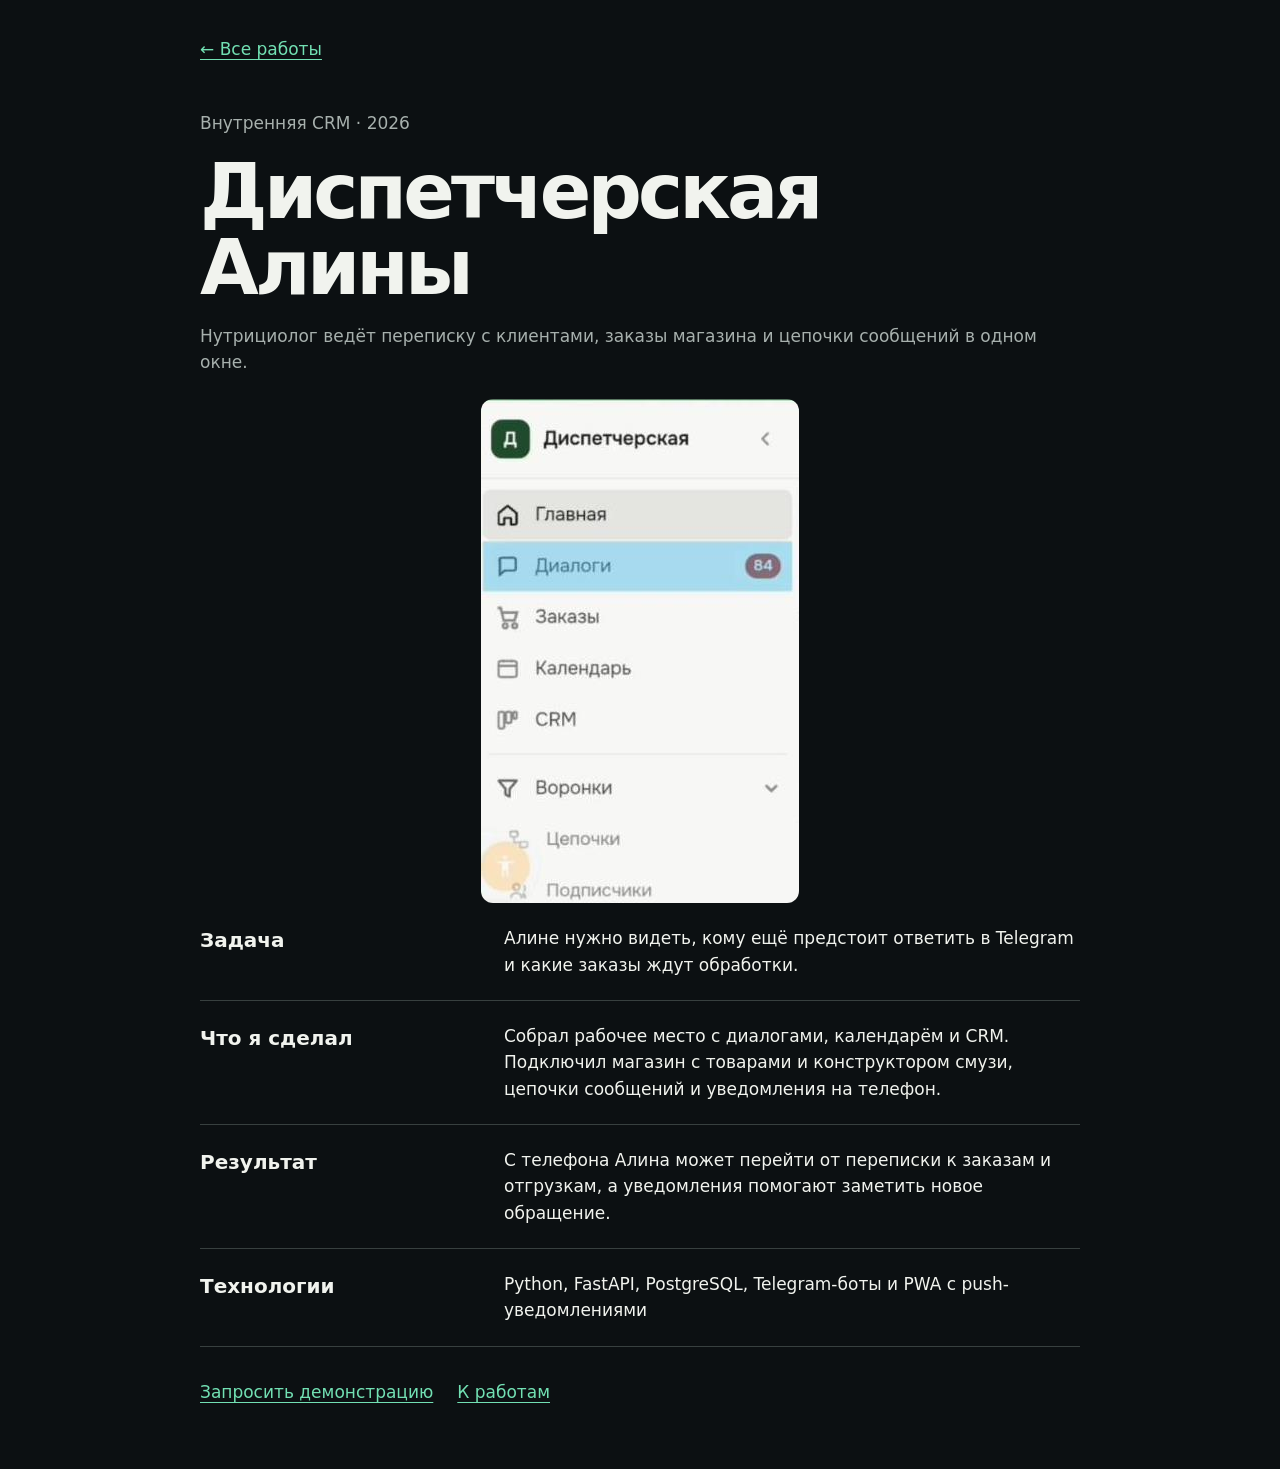
<file: cases/dispatch.html>
<!doctype html>
<html lang="ru">
<head>
<meta charset="utf-8">
<meta name="viewport" content="width=device-width,initial-scale=1">
<title>Диспетчерская Алины — кейс Aigiz Project</title>
<link rel="stylesheet" href="case.css">
</head>
<body>
<main>
<nav><a href="../index.html#projects">← Все работы</a></nav>
<header><p>Внутренняя CRM · 2026</p><h1>Диспетчерская Алины</h1><p>Нутрициолог ведёт переписку с клиентами, заказы магазина и цепочки сообщений в одном окне.</p></header>
<img class="interface-shot" src="../prj/dispatch.jpg" width="318" height="504" alt="Меню диспетчерской с разделами диалогов, заказов, календаря и CRM">
<section><h2>Задача</h2><p>Алине нужно видеть, кому ещё предстоит ответить в Telegram и какие заказы ждут обработки.</p></section>
<section><h2>Что я сделал</h2><p>Собрал рабочее место с диалогами, календарём и CRM. Подключил магазин с товарами и конструктором смузи, цепочки сообщений и уведомления на телефон.</p></section>
<section><h2>Результат</h2><p>С телефона Алина может перейти от переписки к заказам и отгрузкам, а уведомления помогают заметить новое обращение.</p></section>
<section><h2>Технологии</h2><p>Python, FastAPI, PostgreSQL, Telegram-боты и PWA с push-уведомлениями</p></section>
<footer><a href="../index.html#contact">Запросить демонстрацию</a><a href="../index.html#projects">К работам</a></footer>
</main>
</body>
</html>
</file>
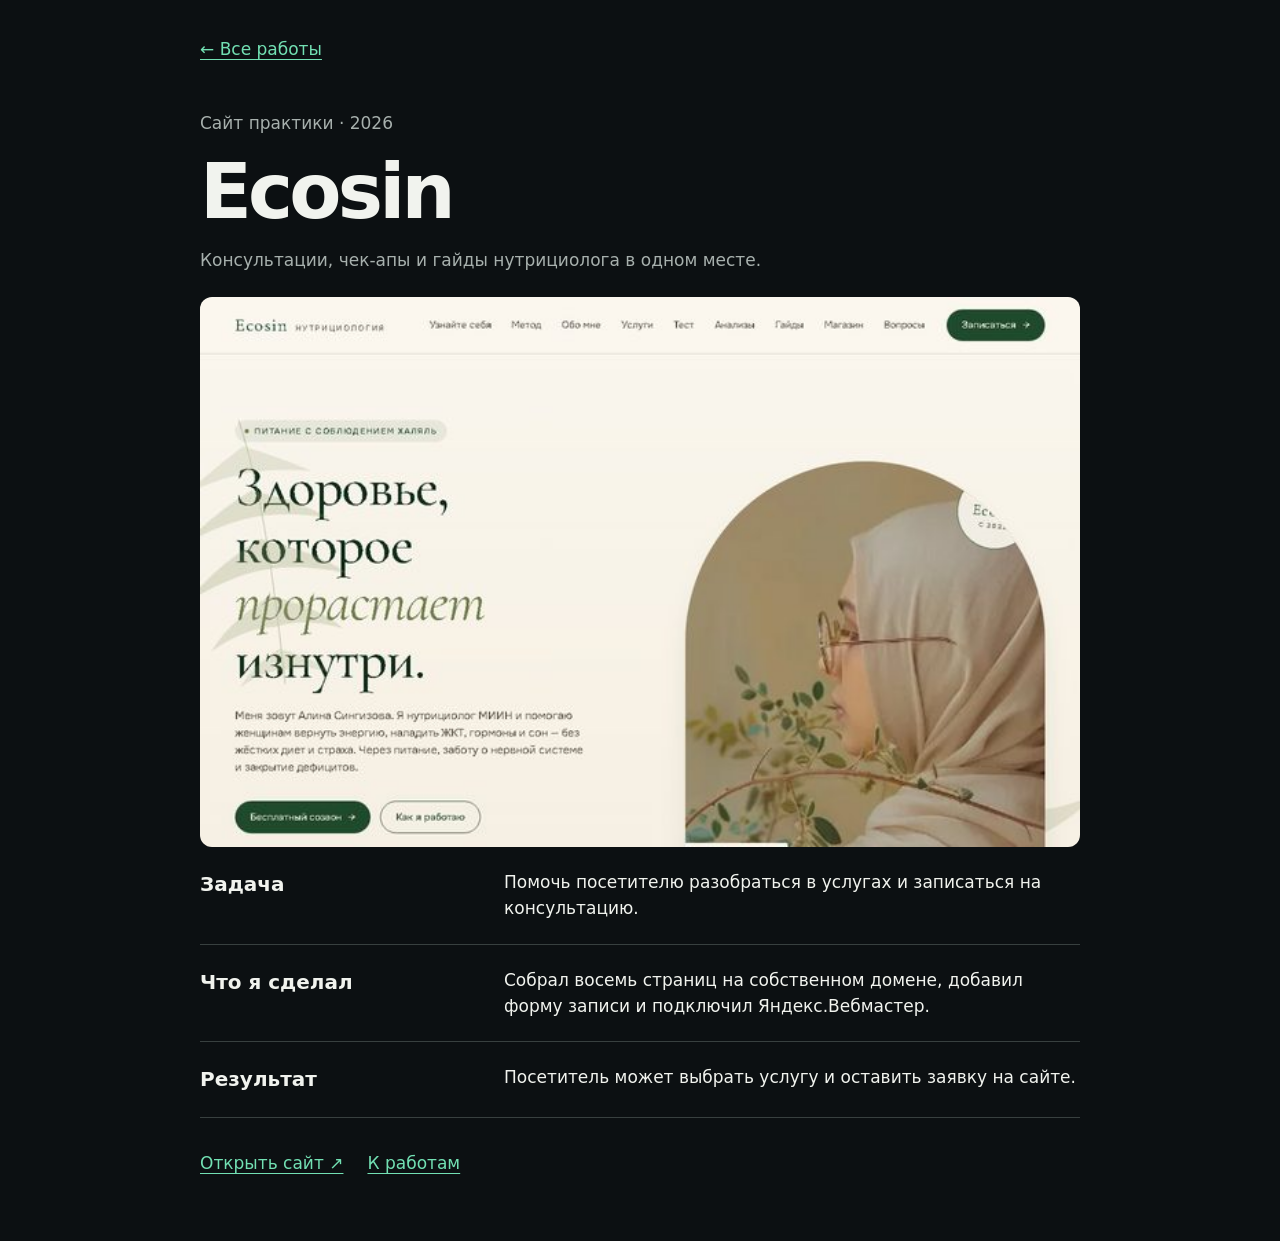
<file: cases/ecosin.html>
<!doctype html>
<html lang="ru">
<head>
<meta charset="utf-8">
<meta name="viewport" content="width=device-width,initial-scale=1">
<title>Ecosin — кейс Aigiz Project</title>
<link rel="stylesheet" href="case.css">
</head>
<body>
<main>
<nav><a href="../index.html#projects">← Все работы</a></nav>
<header><p>Сайт практики · 2026</p><h1>Ecosin</h1><p>Консультации, чек-апы и гайды нутрициолога в одном месте.</p></header>
<img src="../prj/ecosin.jpg" width="640" height="400" alt="Первый экран сайта нутрициолога Ecosin">
<section><h2>Задача</h2><p>Помочь посетителю разобраться в услугах и записаться на консультацию.</p></section>
<section><h2>Что я сделал</h2><p>Собрал восемь страниц на собственном домене, добавил форму записи и подключил Яндекс.Вебмастер.</p></section>
<section><h2>Результат</h2><p>Посетитель может выбрать услугу и оставить заявку на сайте.</p></section>
<footer><a href="https://alinaecosin.ru" target="_blank" rel="noopener">Открыть сайт ↗</a><a href="../index.html#projects">К работам</a></footer>
</main>
</body>
</html>
</file>
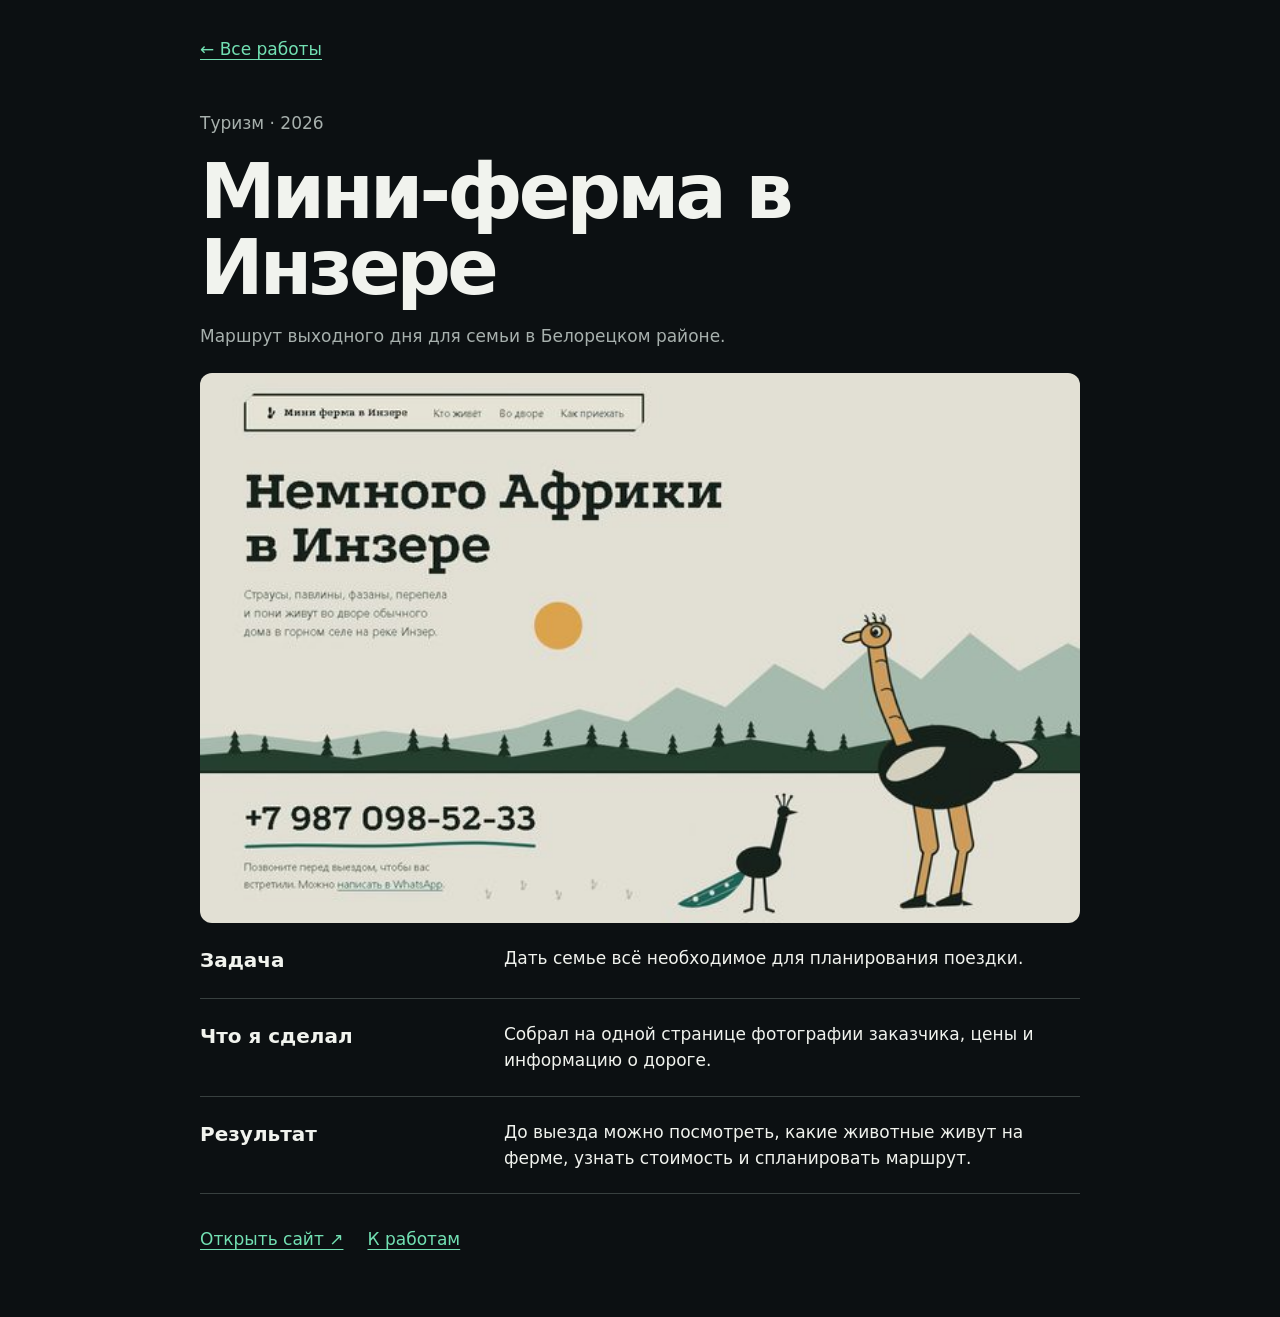
<file: cases/ferma.html>
<!doctype html>
<html lang="ru">
<head>
<meta charset="utf-8">
<meta name="viewport" content="width=device-width,initial-scale=1">
<title>Мини-ферма в Инзере — кейс Aigiz Project</title>
<link rel="stylesheet" href="case.css">
</head>
<body>
<main>
<nav><a href="../index.html#projects">← Все работы</a></nav>
<header><p>Туризм · 2026</p><h1>Мини-ферма в Инзере</h1><p>Маршрут выходного дня для семьи в Белорецком районе.</p></header>
<img src="../prj/ferma.jpg" width="640" height="400" alt="Первый экран сайта мини-фермы в Инзере">
<section><h2>Задача</h2><p>Дать семье всё необходимое для планирования поездки.</p></section>
<section><h2>Что я сделал</h2><p>Собрал на одной странице фотографии заказчика, цены и информацию о дороге.</p></section>
<section><h2>Результат</h2><p>До выезда можно посмотреть, какие животные живут на ферме, узнать стоимость и спланировать маршрут.</p></section>
<footer><a href="https://a6340374-stack.github.io/ferma-inzer/" target="_blank" rel="noopener">Открыть сайт ↗</a><a href="../index.html#projects">К работам</a></footer>
</main>
</body>
</html>
</file>
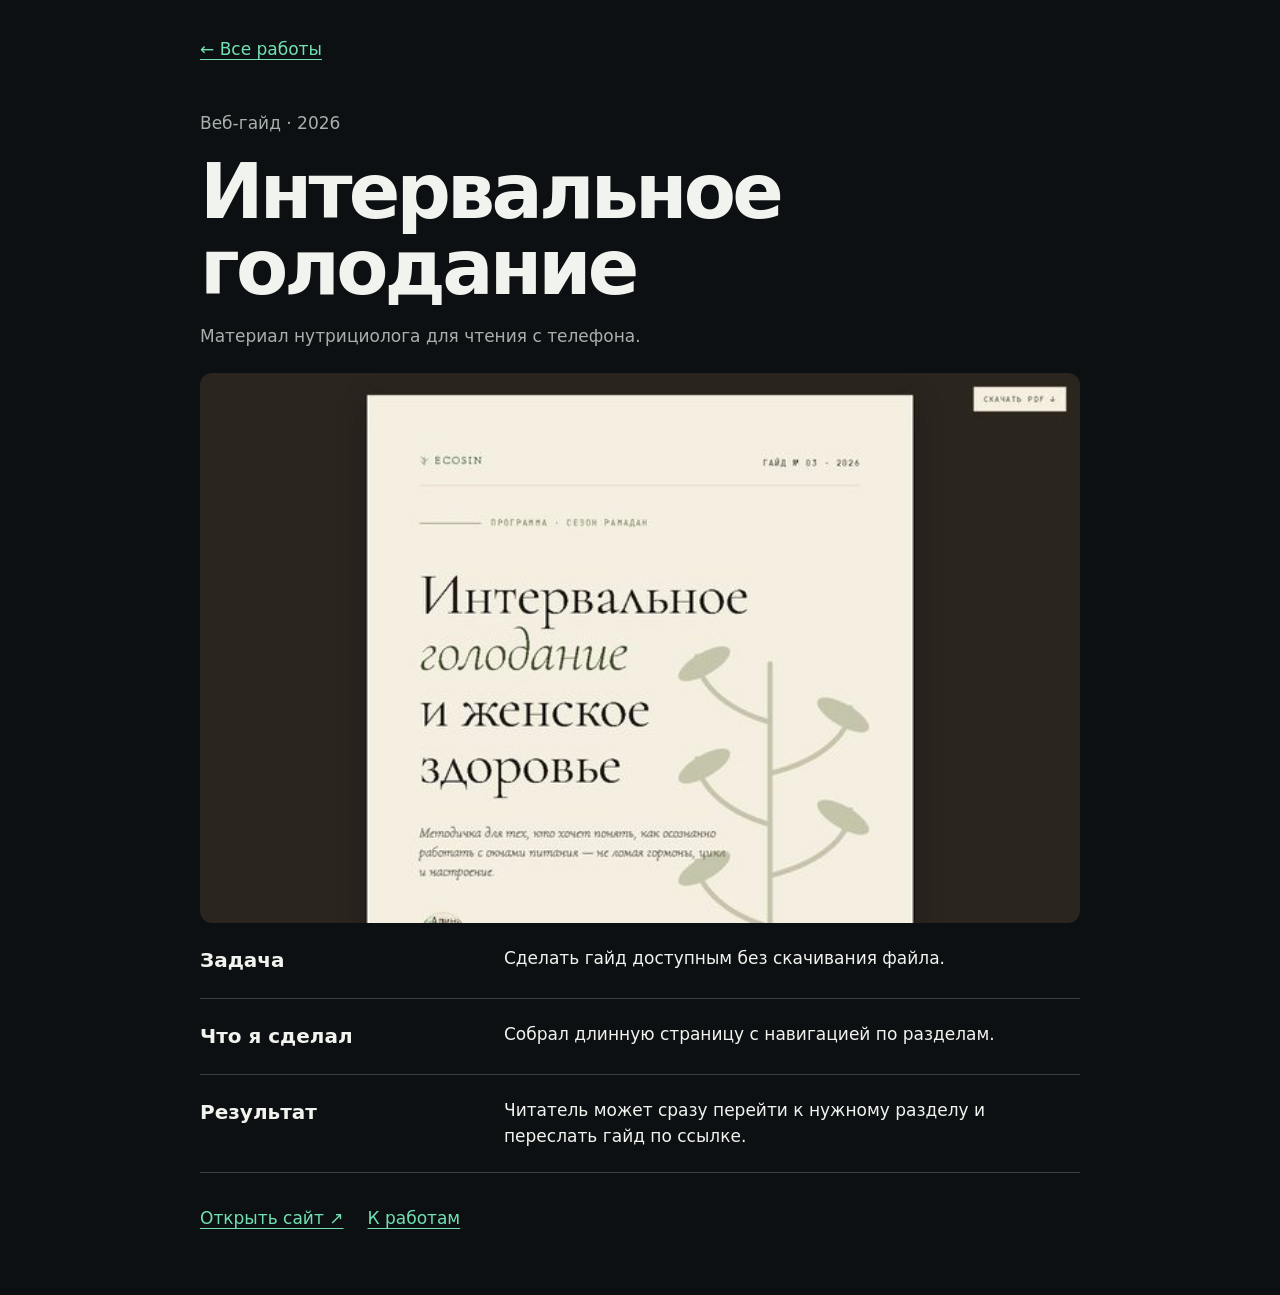
<file: cases/guide.html>
<!doctype html>
<html lang="ru">
<head>
<meta charset="utf-8">
<meta name="viewport" content="width=device-width,initial-scale=1">
<title>Интервальное голодание — кейс Aigiz Project</title>
<link rel="stylesheet" href="case.css">
</head>
<body>
<main>
<nav><a href="../index.html#projects">← Все работы</a></nav>
<header><p>Веб-гайд · 2026</p><h1>Интервальное голодание</h1><p>Материал нутрициолога для чтения с телефона.</p></header>
<img src="../prj/guide.jpg" width="640" height="400" alt="Первый экран гайда об интервальном голодании">
<section><h2>Задача</h2><p>Сделать гайд доступным без скачивания файла.</p></section>
<section><h2>Что я сделал</h2><p>Собрал длинную страницу с навигацией по разделам.</p></section>
<section><h2>Результат</h2><p>Читатель может сразу перейти к нужному разделу и переслать гайд по ссылке.</p></section>
<footer><a href="https://a6340374-stack.github.io/alina.guede/" target="_blank" rel="noopener">Открыть сайт ↗</a><a href="../index.html#projects">К работам</a></footer>
</main>
</body>
</html>
</file>
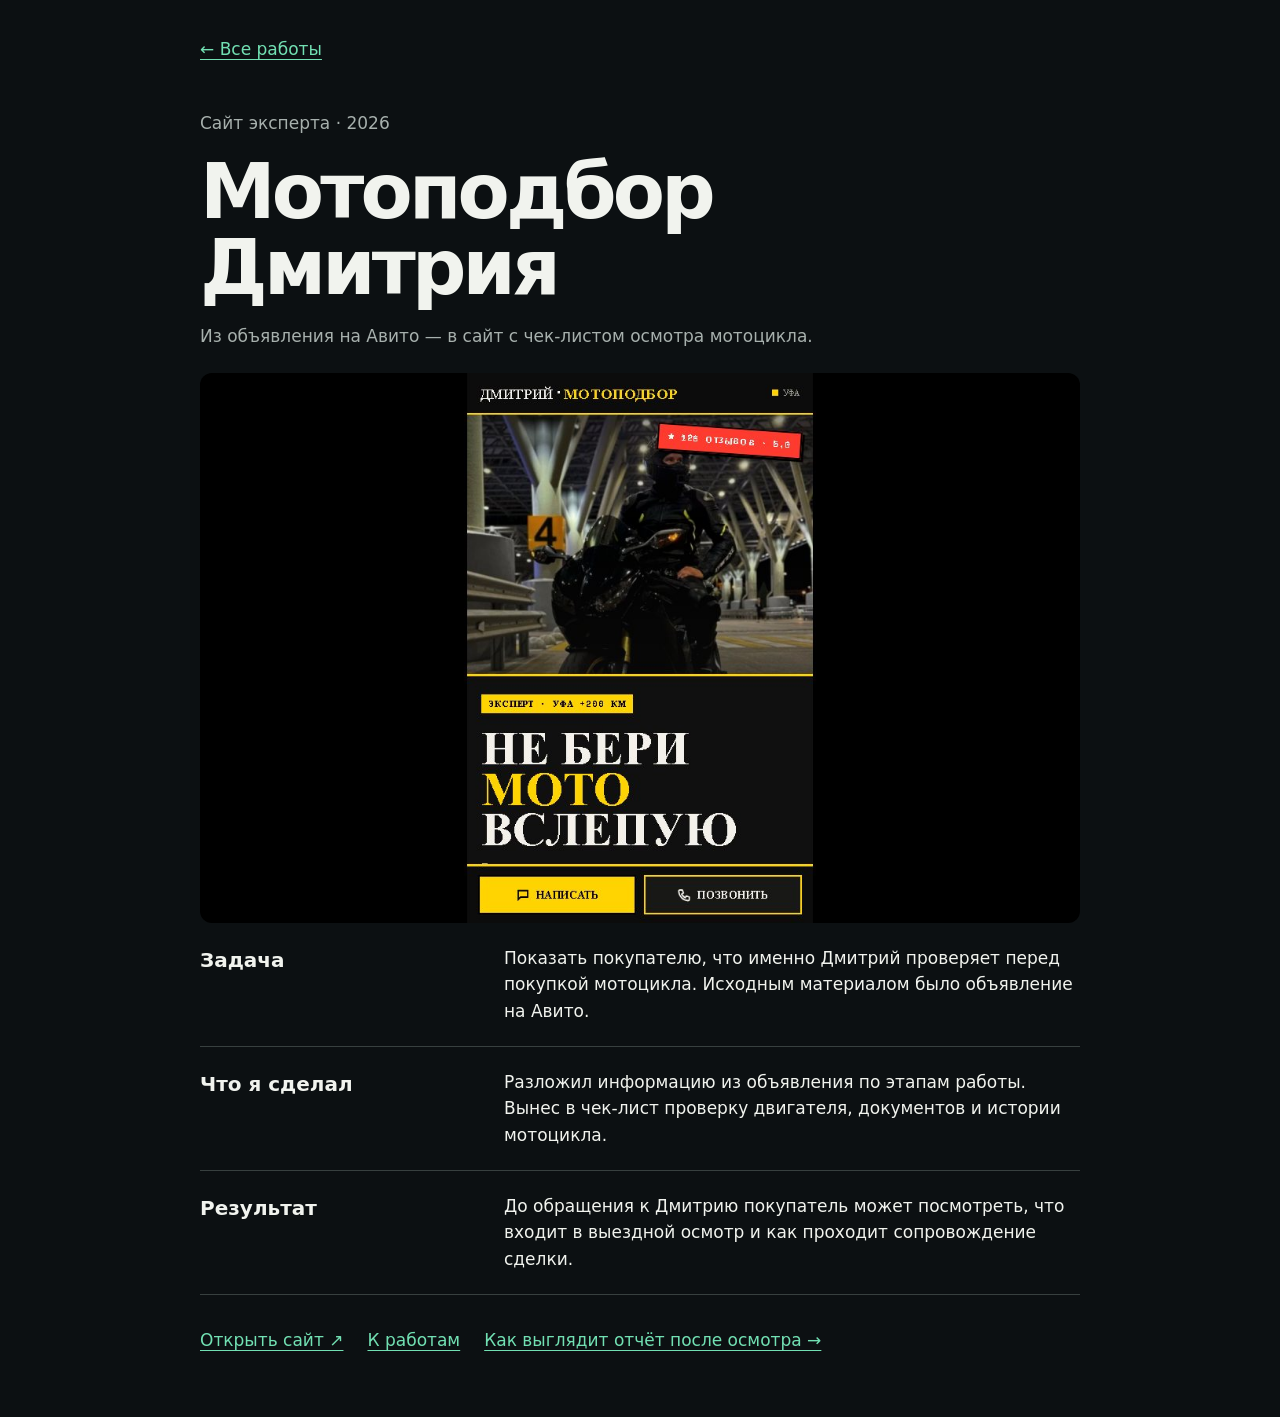
<file: cases/moto-site.html>
<!doctype html>
<html lang="ru">
<head>
<meta charset="utf-8">
<meta name="viewport" content="width=device-width,initial-scale=1">
<title>Мотоподбор Дмитрия — кейс Aigiz Project</title>
<link rel="stylesheet" href="case.css">
</head>
<body>
<main>
<nav><a href="../index.html#projects">← Все работы</a></nav>
<header><p>Сайт эксперта · 2026</p><h1>Мотоподбор Дмитрия</h1><p>Из объявления на Авито — в сайт с чек-листом осмотра мотоцикла.</p></header>
<img src="../prj/moto-site.jpg" width="1120" height="700" alt="Первый экран сайта «Мотоподбор Дмитрия»">
<section><h2>Задача</h2><p>Показать покупателю, что именно Дмитрий проверяет перед покупкой мотоцикла. Исходным материалом было объявление на Авито.</p></section>
<section><h2>Что я сделал</h2><p>Разложил информацию из объявления по этапам работы. Вынес в чек-лист проверку двигателя, документов и истории мотоцикла.</p></section>
<section><h2>Результат</h2><p>До обращения к Дмитрию покупатель может посмотреть, что входит в выездной осмотр и как проходит сопровождение сделки.</p></section>
<footer><a href="https://a6340374-stack.github.io/moto.podbor/" target="_blank" rel="noopener">Открыть сайт ↗</a><a href="../index.html#projects">К работам</a><a href="moto.html">Как выглядит отчёт после осмотра →</a></footer>
</main>
</body>
</html>
</file>
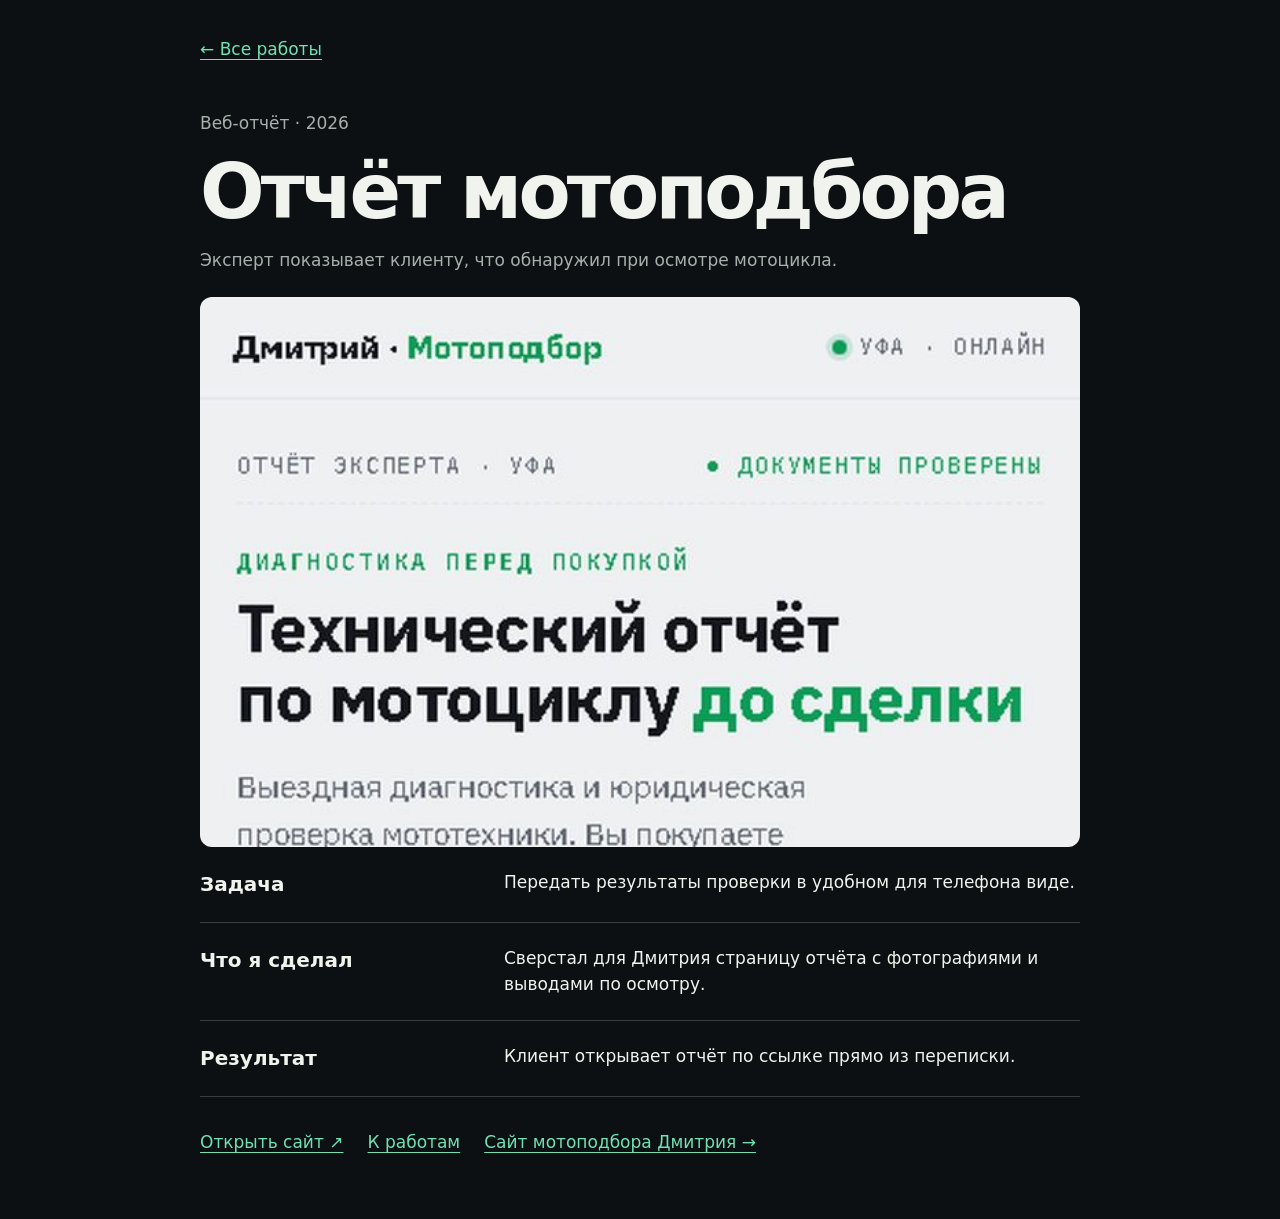
<file: cases/moto.html>
<!doctype html>
<html lang="ru">
<head>
<meta charset="utf-8">
<meta name="viewport" content="width=device-width,initial-scale=1">
<title>Отчёт мотоподбора — кейс Aigiz Project</title>
<link rel="stylesheet" href="case.css">
</head>
<body>
<main>
<nav><a href="../index.html#projects">← Все работы</a></nav>
<header><p>Веб-отчёт · 2026</p><h1>Отчёт мотоподбора</h1><p>Эксперт показывает клиенту, что обнаружил при осмотре мотоцикла.</p></header>
<img src="../prj/moto.jpg" width="640" height="400" alt="Отчёт эксперта по мотоциклу, вид с телефона">
<section><h2>Задача</h2><p>Передать результаты проверки в удобном для телефона виде.</p></section>
<section><h2>Что я сделал</h2><p>Сверстал для Дмитрия страницу отчёта с фотографиями и выводами по осмотру.</p></section>
<section><h2>Результат</h2><p>Клиент открывает отчёт по ссылке прямо из переписки.</p></section>
<footer><a href="https://a6340374-stack.github.io/moto.podbor222/" target="_blank" rel="noopener">Открыть сайт ↗</a><a href="../index.html#projects">К работам</a><a href="moto-site.html">Сайт мотоподбора Дмитрия →</a></footer>
</main>
</body>
</html>
</file>
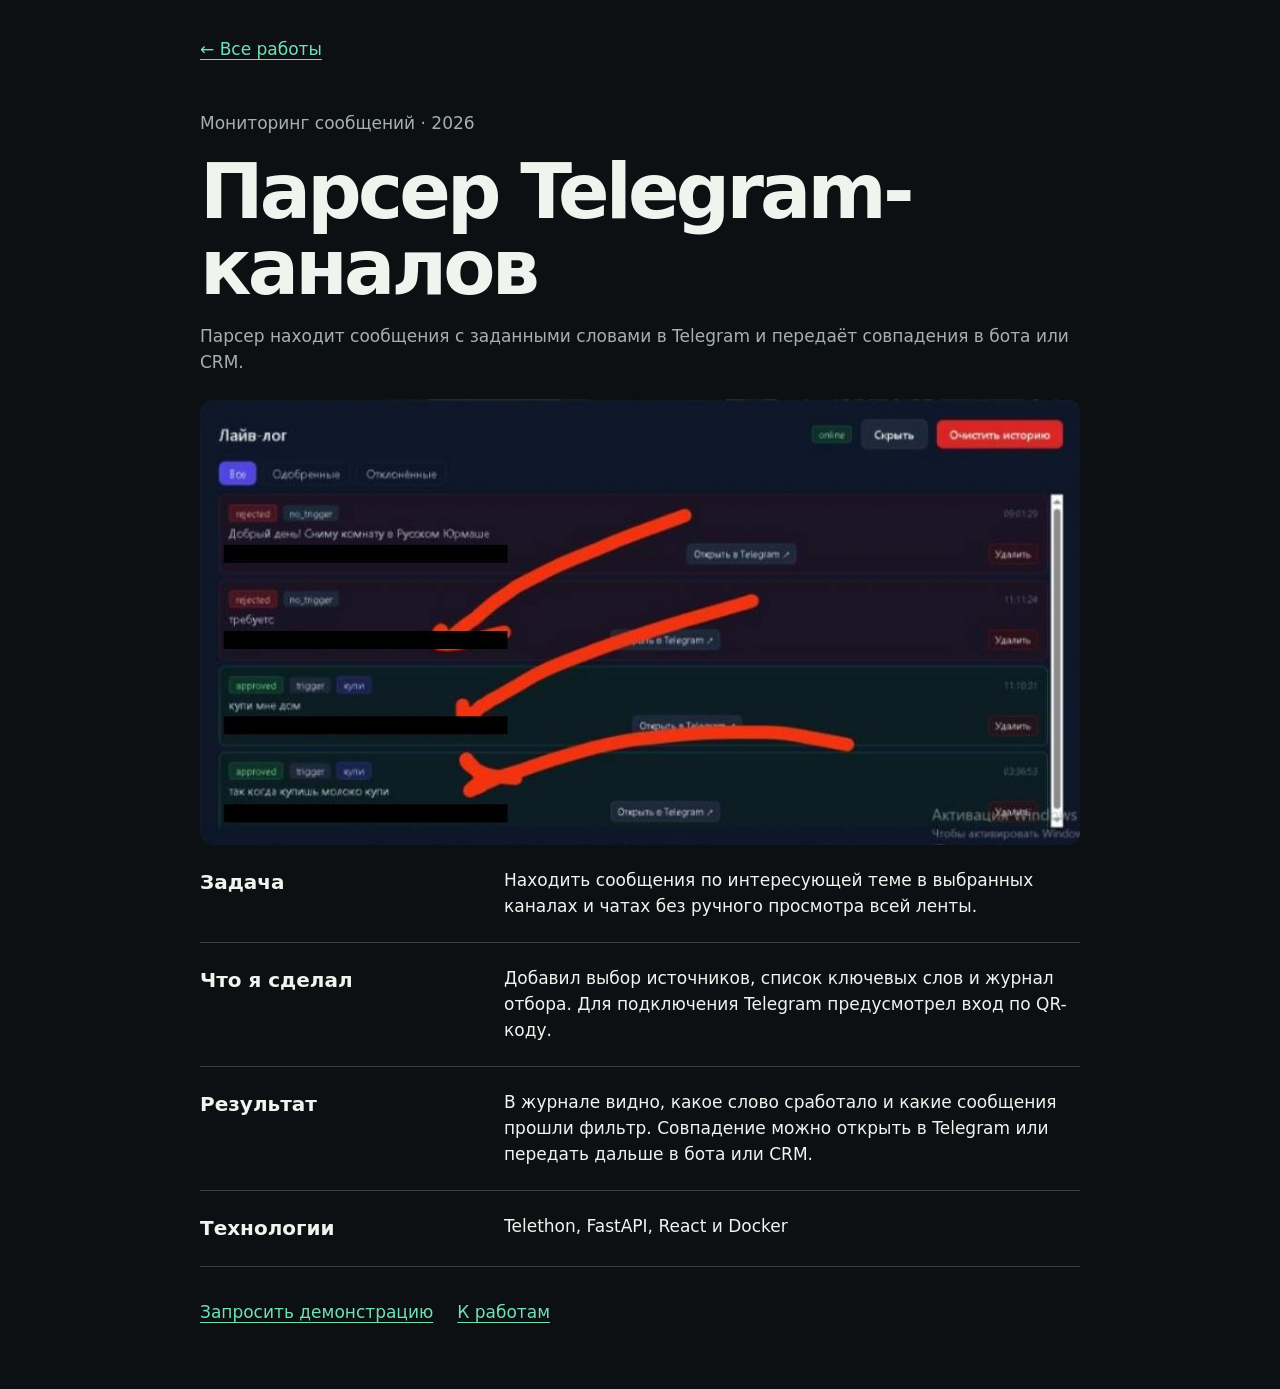
<file: cases/parser.html>
<!doctype html>
<html lang="ru">
<head>
<meta charset="utf-8">
<meta name="viewport" content="width=device-width,initial-scale=1">
<title>Парсер Telegram-каналов — кейс Aigiz Project</title>
<link rel="stylesheet" href="case.css">
</head>
<body>
<main>
<nav><a href="../index.html#projects">← Все работы</a></nav>
<header><p>Мониторинг сообщений · 2026</p><h1>Парсер Telegram-каналов</h1><p>Парсер находит сообщения с заданными словами в Telegram и передаёт совпадения в бота или CRM.</p></header>
<img class="interface-shot" src="../prj/parser.jpg" width="930" height="471" alt="Журнал парсера с одобренными и отклонёнными сообщениями">
<section><h2>Задача</h2><p>Находить сообщения по интересующей теме в выбранных каналах и чатах без ручного просмотра всей ленты.</p></section>
<section><h2>Что я сделал</h2><p>Добавил выбор источников, список ключевых слов и журнал отбора. Для подключения Telegram предусмотрел вход по QR-коду.</p></section>
<section><h2>Результат</h2><p>В журнале видно, какое слово сработало и какие сообщения прошли фильтр. Совпадение можно открыть в Telegram или передать дальше в бота или CRM.</p></section>
<section><h2>Технологии</h2><p>Telethon, FastAPI, React и Docker</p></section>
<footer><a href="../index.html#contact">Запросить демонстрацию</a><a href="../index.html#projects">К работам</a></footer>
</main>
</body>
</html>
</file>
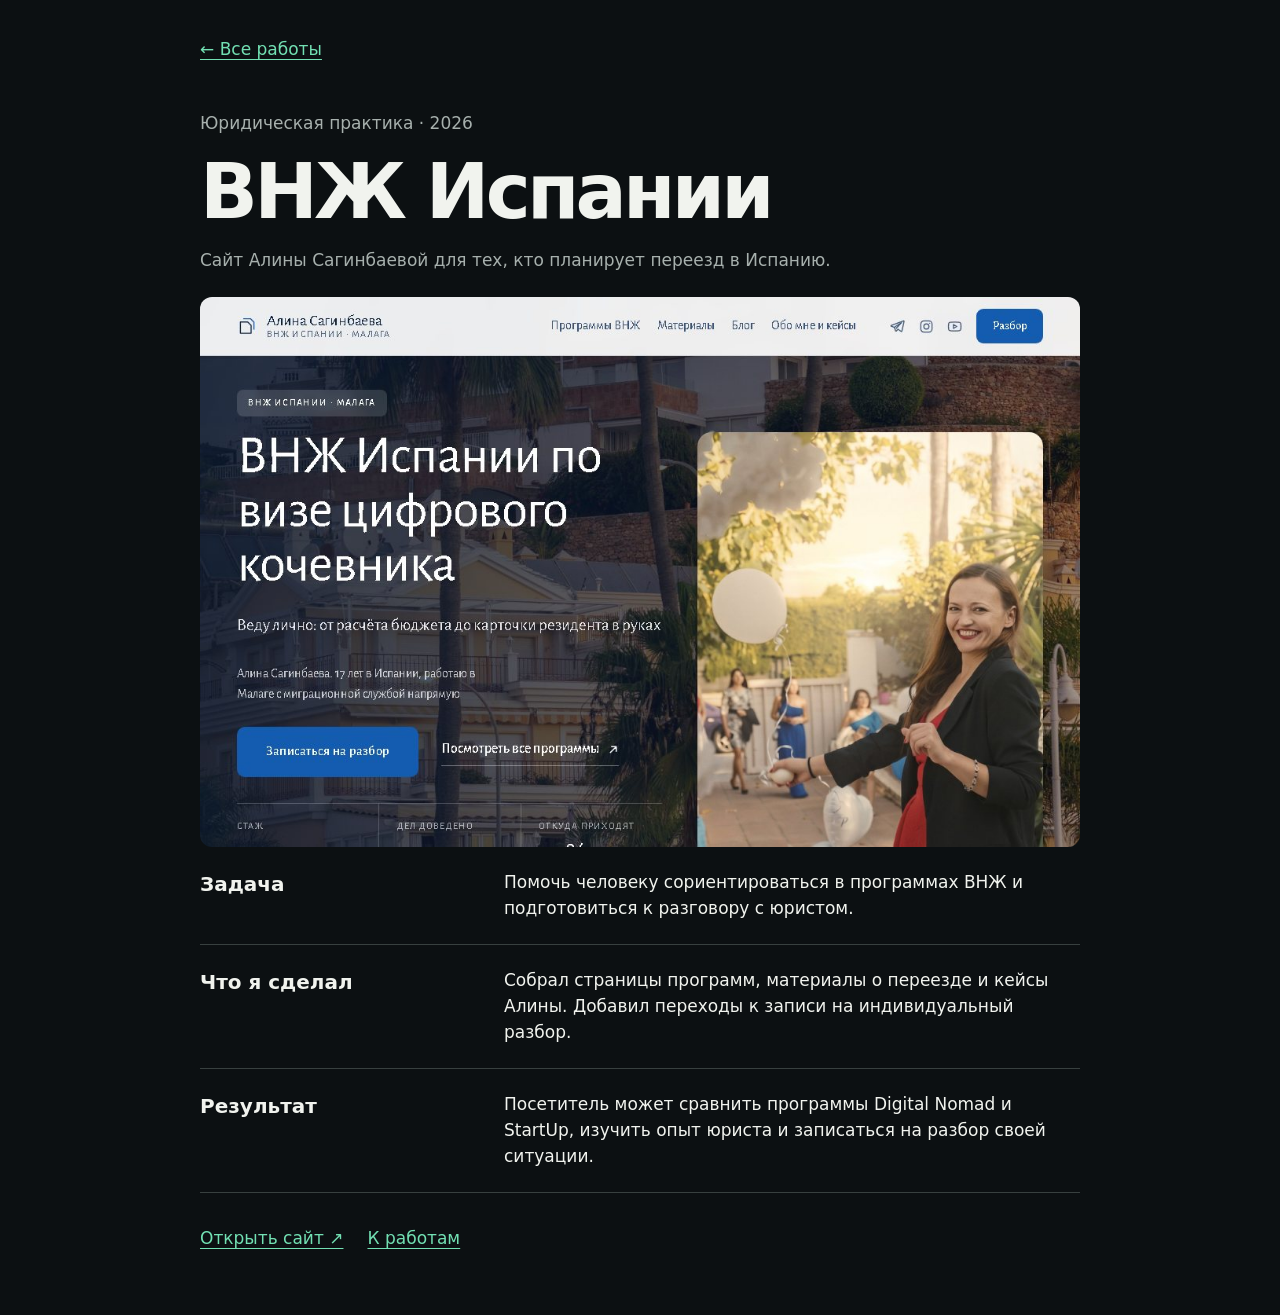
<file: cases/spain.html>
<!doctype html>
<html lang="ru">
<head>
<meta charset="utf-8">
<meta name="viewport" content="width=device-width,initial-scale=1">
<title>ВНЖ Испании — кейс Aigiz Project</title>
<link rel="stylesheet" href="case.css">
</head>
<body>
<main>
<nav><a href="../index.html#projects">← Все работы</a></nav>
<header><p>Юридическая практика · 2026</p><h1>ВНЖ Испании</h1><p>Сайт Алины Сагинбаевой для тех, кто планирует переезд в Испанию.</p></header>
<img src="../prj/spain.jpg" width="1120" height="700" alt="Первый экран сайта «ВНЖ Испании»">
<section><h2>Задача</h2><p>Помочь человеку сориентироваться в программах ВНЖ и подготовиться к разговору с юристом.</p></section>
<section><h2>Что я сделал</h2><p>Собрал страницы программ, материалы о переезде и кейсы Алины. Добавил переходы к записи на индивидуальный разбор.</p></section>
<section><h2>Результат</h2><p>Посетитель может сравнить программы Digital Nomad и StartUp, изучить опыт юриста и записаться на разбор своей ситуации.</p></section>
<footer><a href="https://spain.alinaecosin.ru/" target="_blank" rel="noopener">Открыть сайт ↗</a><a href="../index.html#projects">К работам</a></footer>
</main>
</body>
</html>
</file>
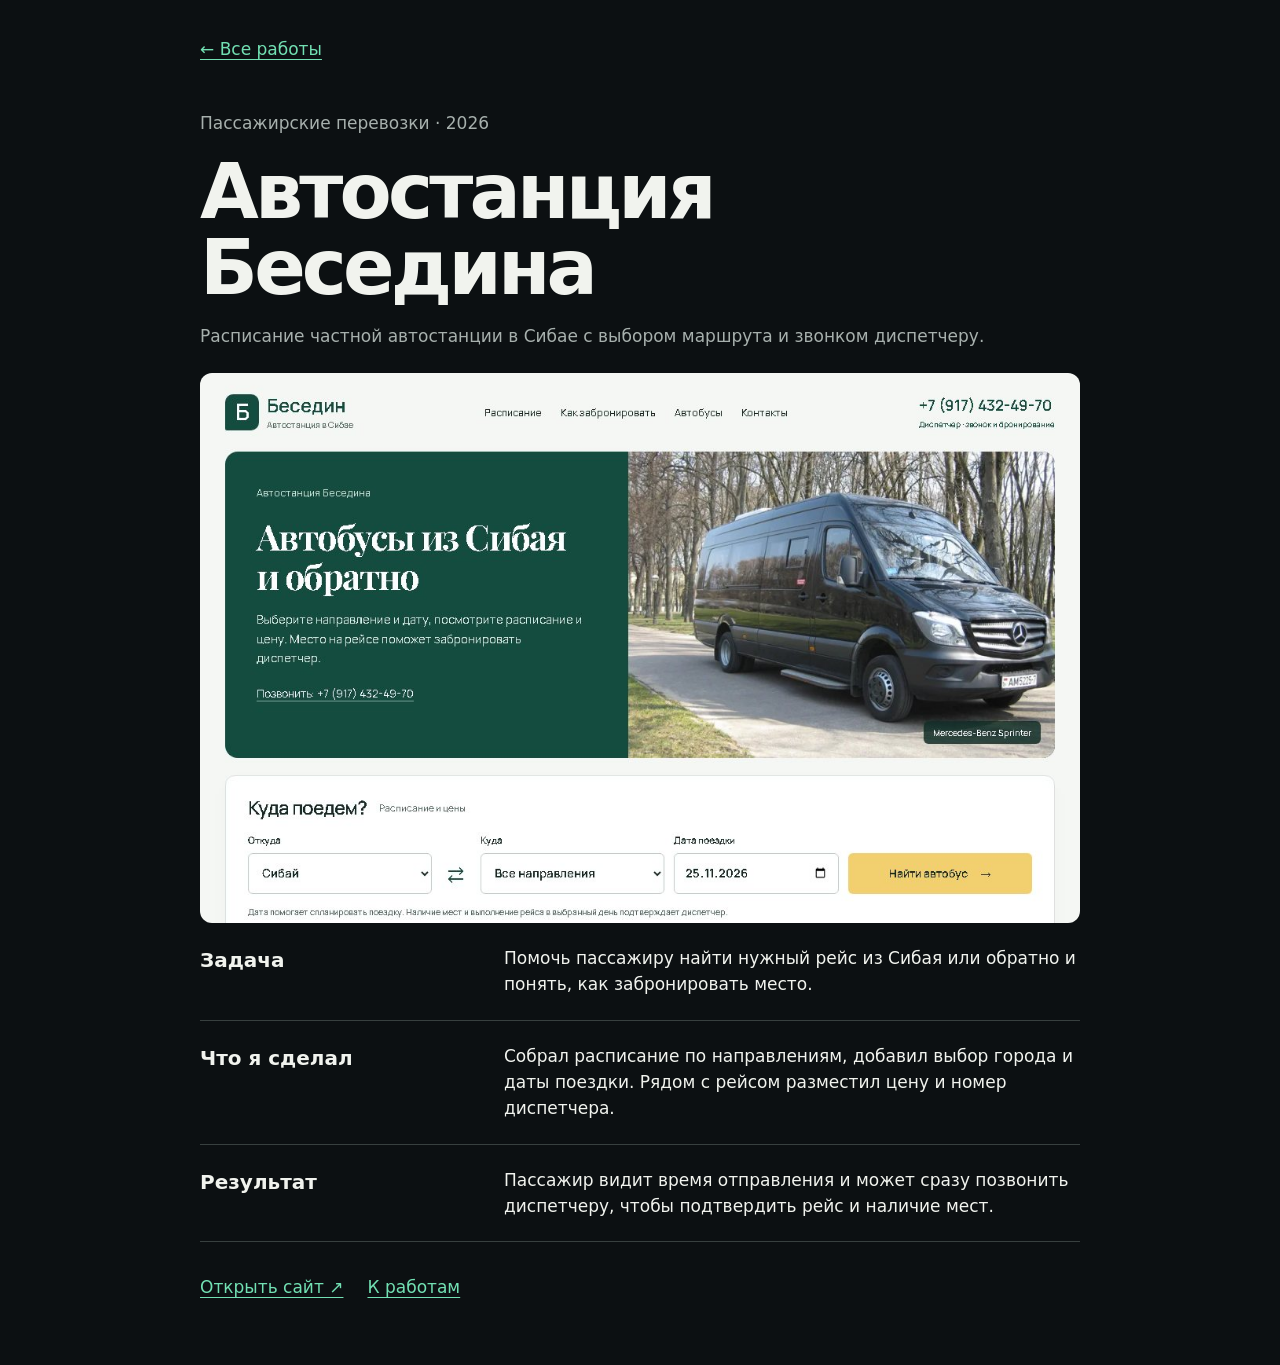
<file: cases/station.html>
<!doctype html>
<html lang="ru">
<head>
<meta charset="utf-8">
<meta name="viewport" content="width=device-width,initial-scale=1">
<title>Автостанция Беседина — кейс Aigiz Project</title>
<link rel="stylesheet" href="case.css">
</head>
<body>
<main>
<nav><a href="../index.html#projects">← Все работы</a></nav>
<header><p>Пассажирские перевозки · 2026</p><h1>Автостанция Беседина</h1><p>Расписание частной автостанции в Сибае с выбором маршрута и звонком диспетчеру.</p></header>
<img src="../prj/station.jpg" width="1120" height="700" alt="Первый экран сайта «Автостанция Беседина»">
<section><h2>Задача</h2><p>Помочь пассажиру найти нужный рейс из Сибая или обратно и понять, как забронировать место.</p></section>
<section><h2>Что я сделал</h2><p>Собрал расписание по направлениям, добавил выбор города и даты поездки. Рядом с рейсом разместил цену и номер диспетчера.</p></section>
<section><h2>Результат</h2><p>Пассажир видит время отправления и может сразу позвонить диспетчеру, чтобы подтвердить рейс и наличие мест.</p></section>
<footer><a href="https://a6340374-stack.github.io/?from=%D0%A1%D0%B8%D0%B1%D0%B0%D0%B9&amp;date=2026-11-08" target="_blank" rel="noopener">Открыть сайт ↗</a><a href="../index.html#projects">К работам</a></footer>
</main>
</body>
</html>
</file>
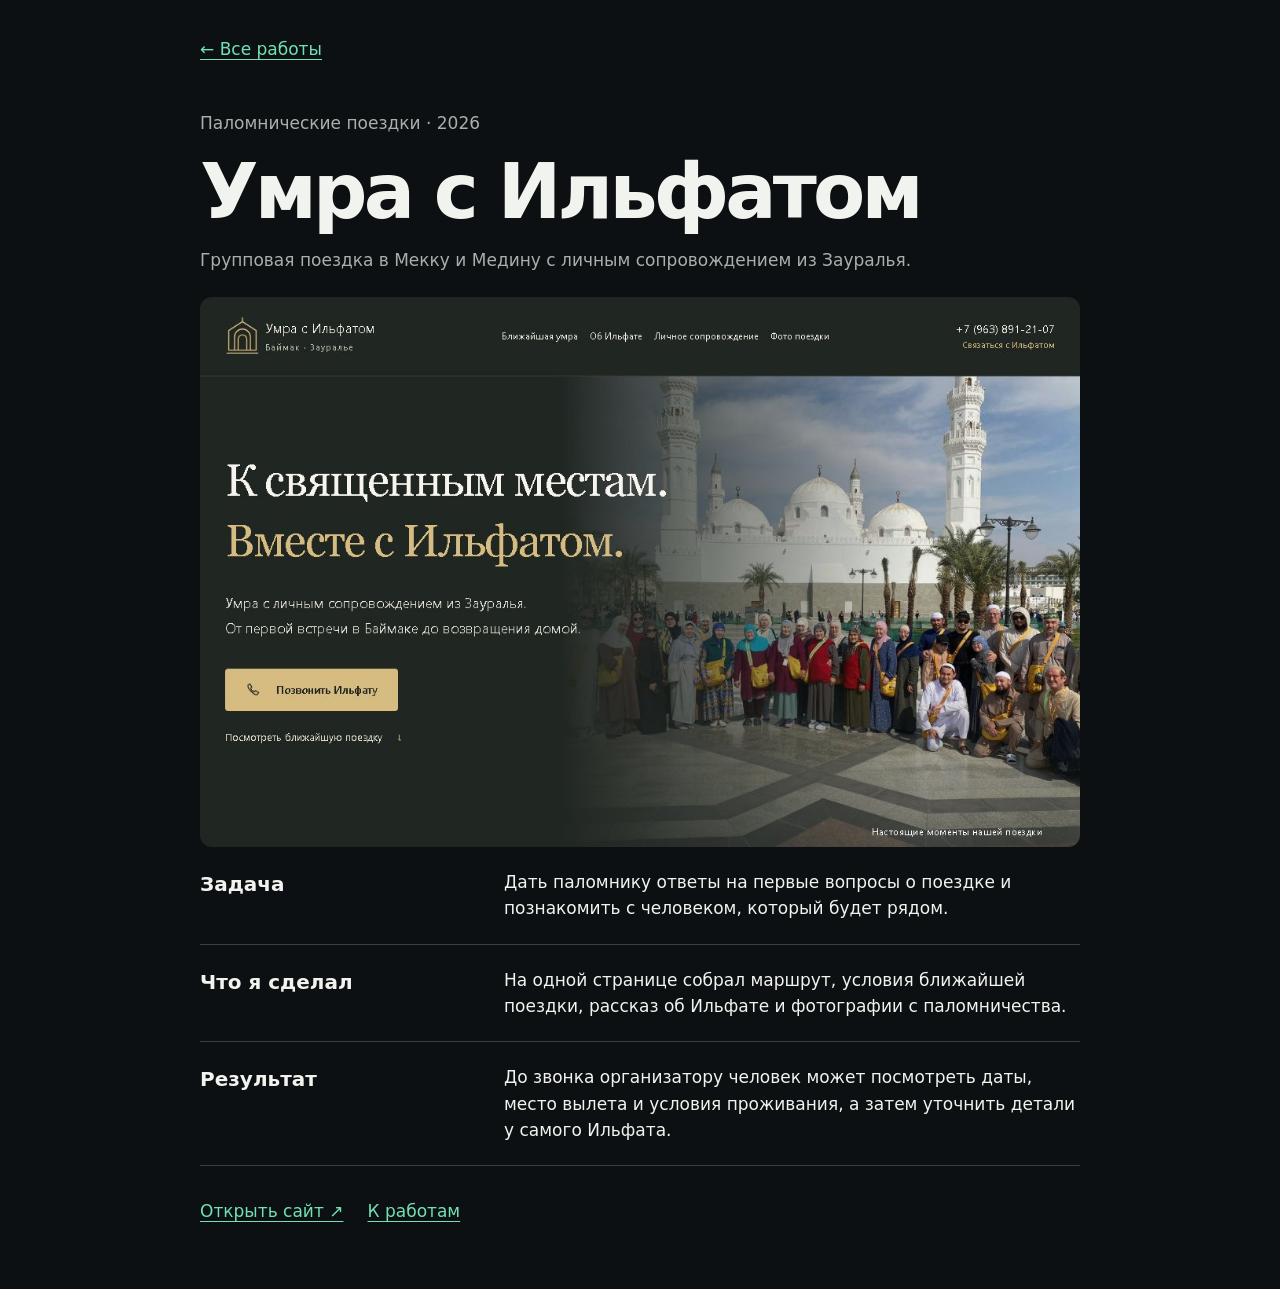
<file: cases/umra.html>
<!doctype html>
<html lang="ru">
<head>
<meta charset="utf-8">
<meta name="viewport" content="width=device-width,initial-scale=1">
<title>Умра с Ильфатом — кейс Aigiz Project</title>
<link rel="stylesheet" href="case.css">
</head>
<body>
<main>
<nav><a href="../index.html#projects">← Все работы</a></nav>
<header><p>Паломнические поездки · 2026</p><h1>Умра с Ильфатом</h1><p>Групповая поездка в Мекку и Медину с личным сопровождением из Зауралья.</p></header>
<img src="../prj/umra.jpg" width="1120" height="700" alt="Первый экран сайта «Умра с Ильфатом»">
<section><h2>Задача</h2><p>Дать паломнику ответы на первые вопросы о поездке и познакомить с человеком, который будет рядом.</p></section>
<section><h2>Что я сделал</h2><p>На одной странице собрал маршрут, условия ближайшей поездки, рассказ об Ильфате и фотографии с паломничества.</p></section>
<section><h2>Результат</h2><p>До звонка организатору человек может посмотреть даты, место вылета и условия проживания, а затем уточнить детали у самого Ильфата.</p></section>
<footer><a href="https://a6340374-stack.github.io/umra-ilfat/" target="_blank" rel="noopener">Открыть сайт ↗</a><a href="../index.html#projects">К работам</a></footer>
</main>
</body>
</html>
</file>
<file: cases/case.css>
*{box-sizing:border-box}
body{margin:0;background:#0c1012;color:#f1f3ee;font:17px/1.55 system-ui,sans-serif}
main{width:min(880px,90%);margin:auto;padding:36px 0 64px}
a{color:#72e0b3;text-underline-offset:4px}
header{margin:48px 0 24px}
header p{color:#a7b0ad}
h1{font-size:clamp(36px,7vw,76px);line-height:1;letter-spacing:-.05em;margin:10px 0}
img{display:block;width:100%;height:auto;border-radius:12px}
section{display:grid;grid-template-columns:minmax(150px,1fr) 2fr;gap:16px;padding:22px 0;border-bottom:1px solid #38403f}
section h2,section p{margin:0}
h2{font-size:20px}
footer{display:flex;flex-wrap:wrap;gap:24px;margin-top:32px}
@media(max-width:600px){section{grid-template-columns:1fr;gap:6px}}
.interface-shot{width:auto;max-width:100%;margin-inline:auto}
</file>
